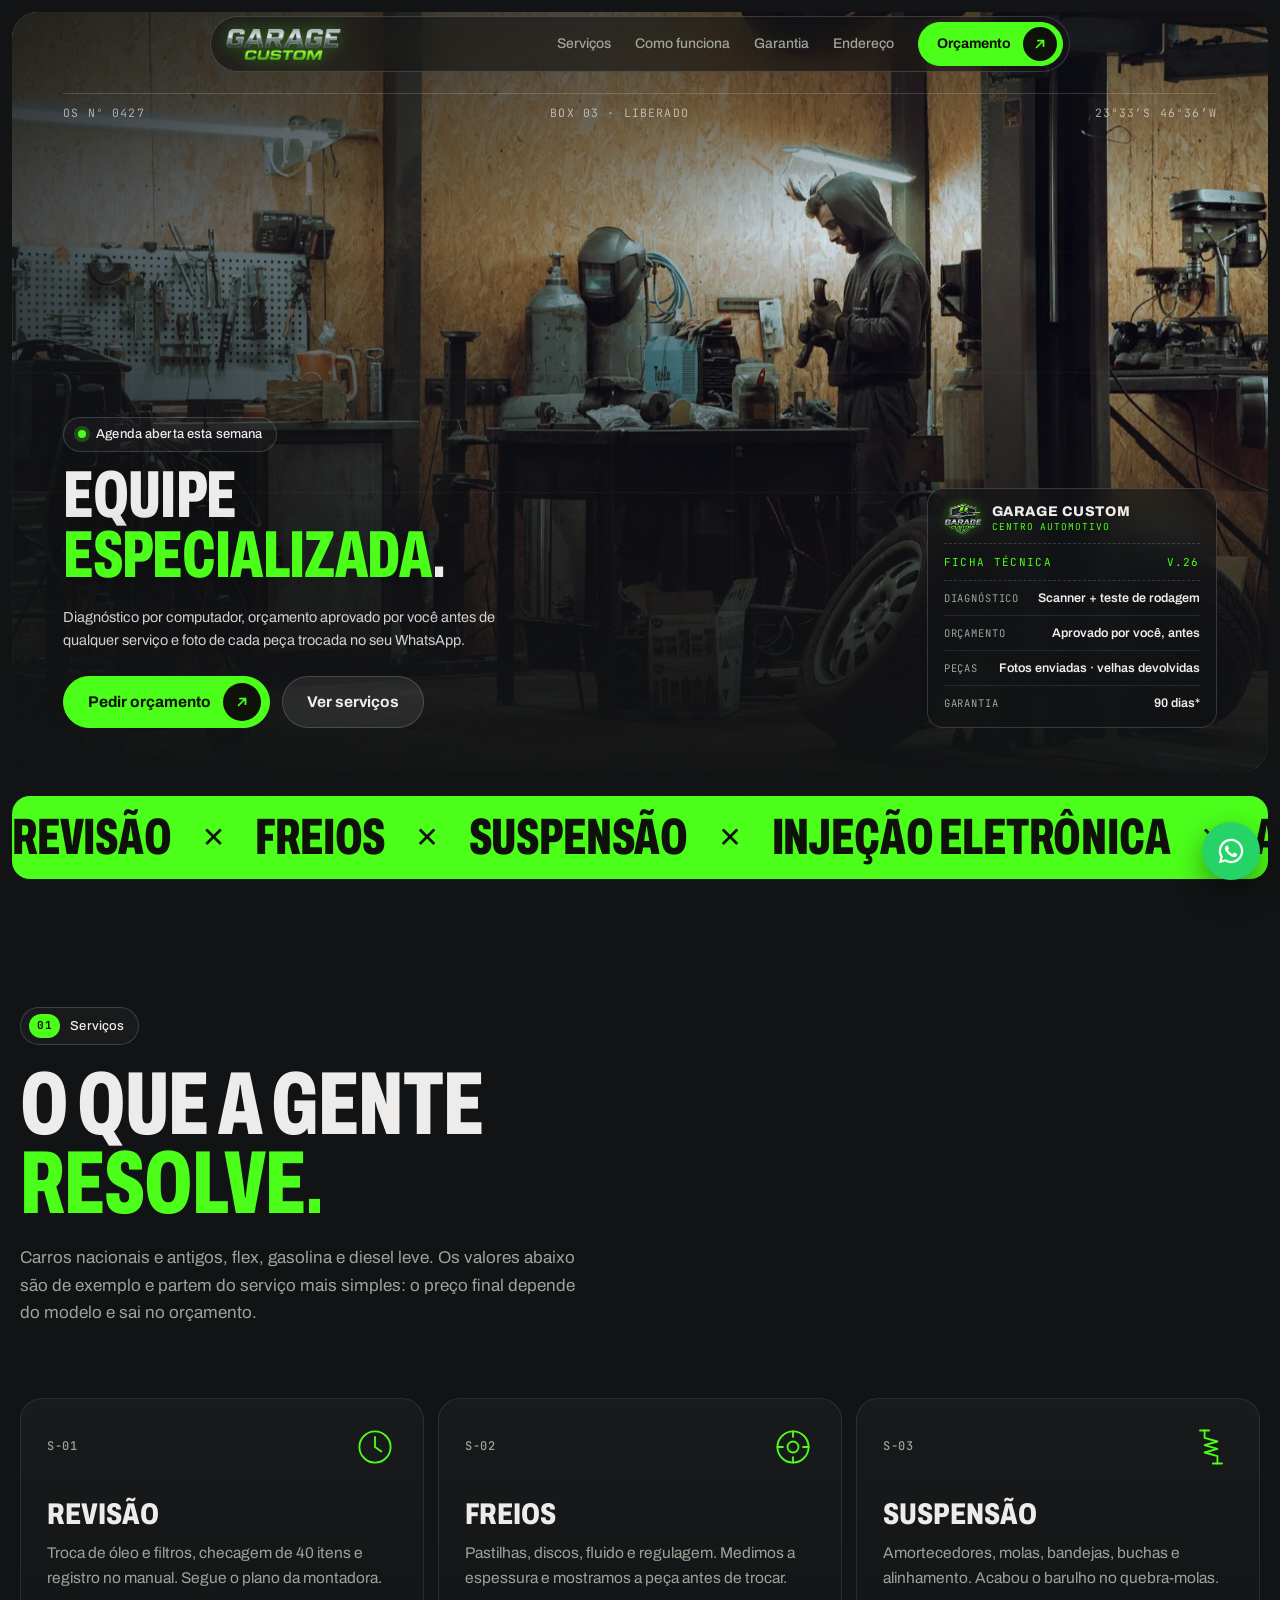
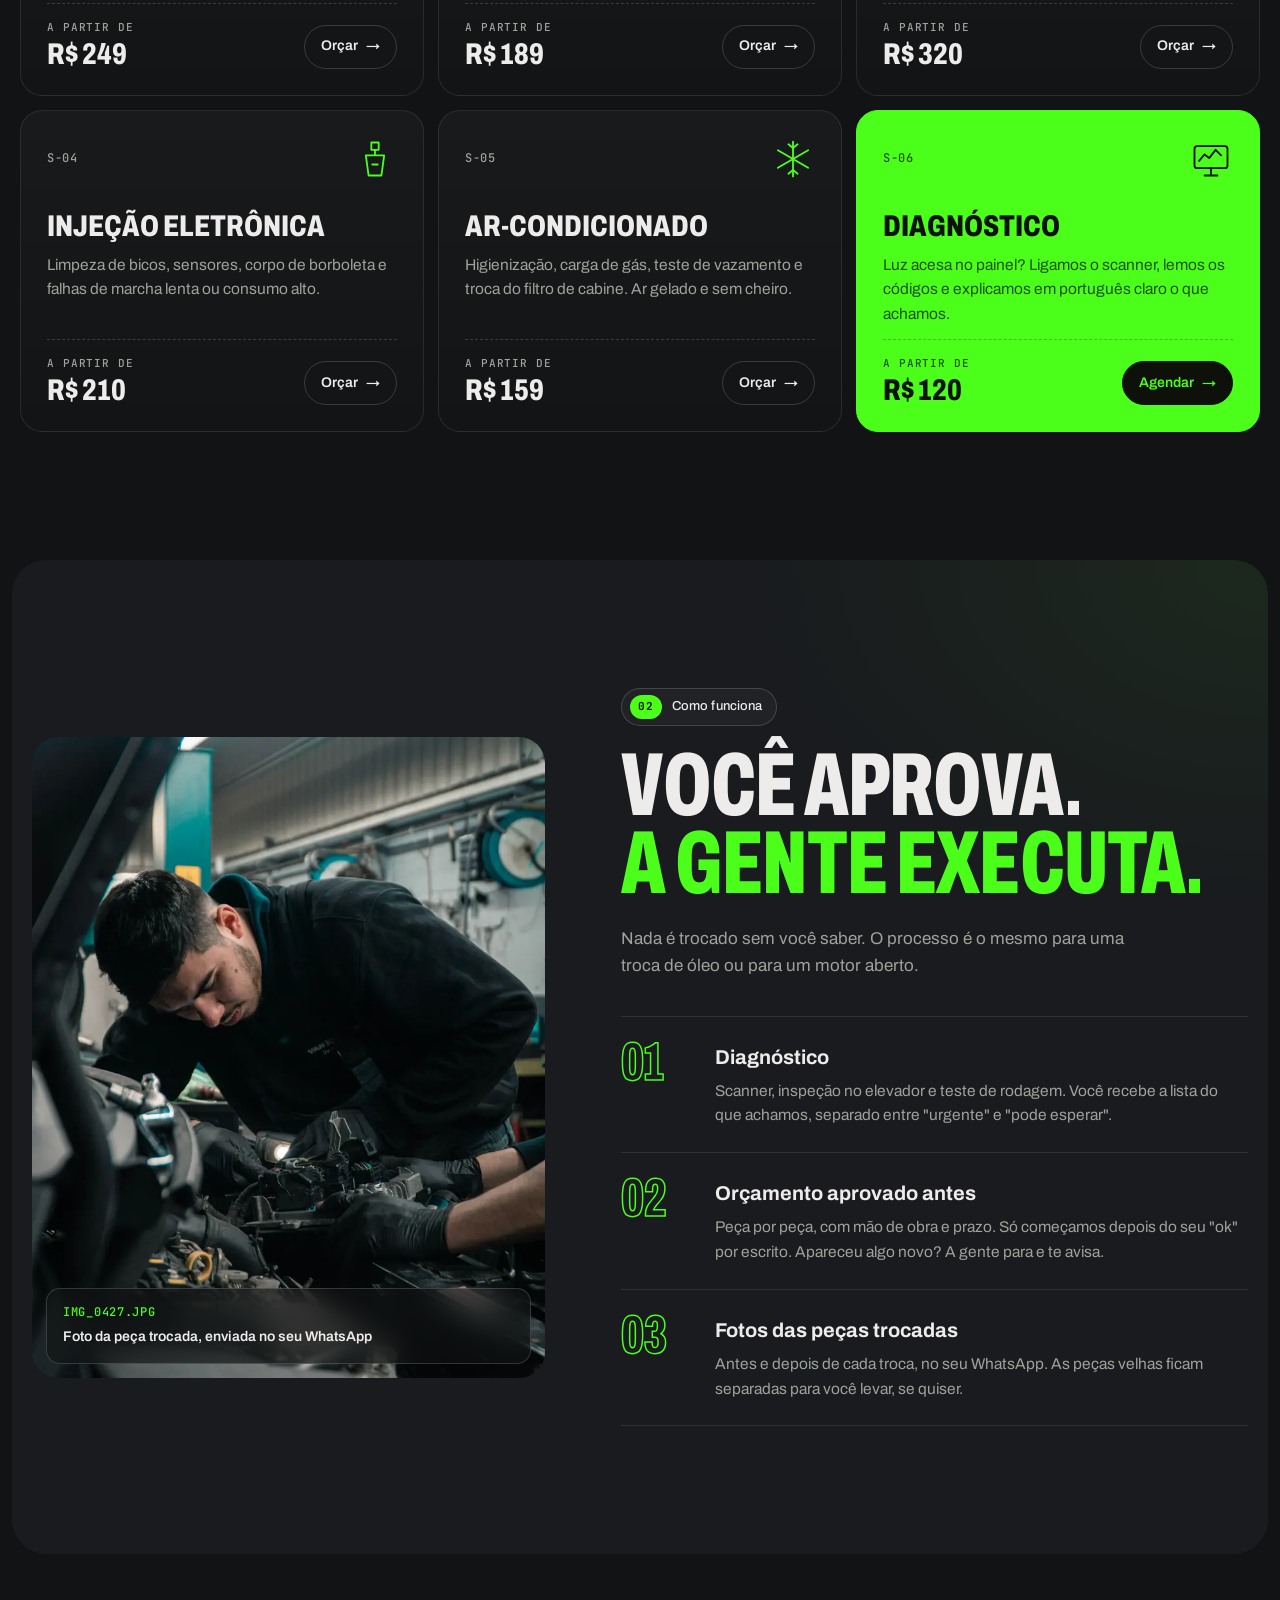
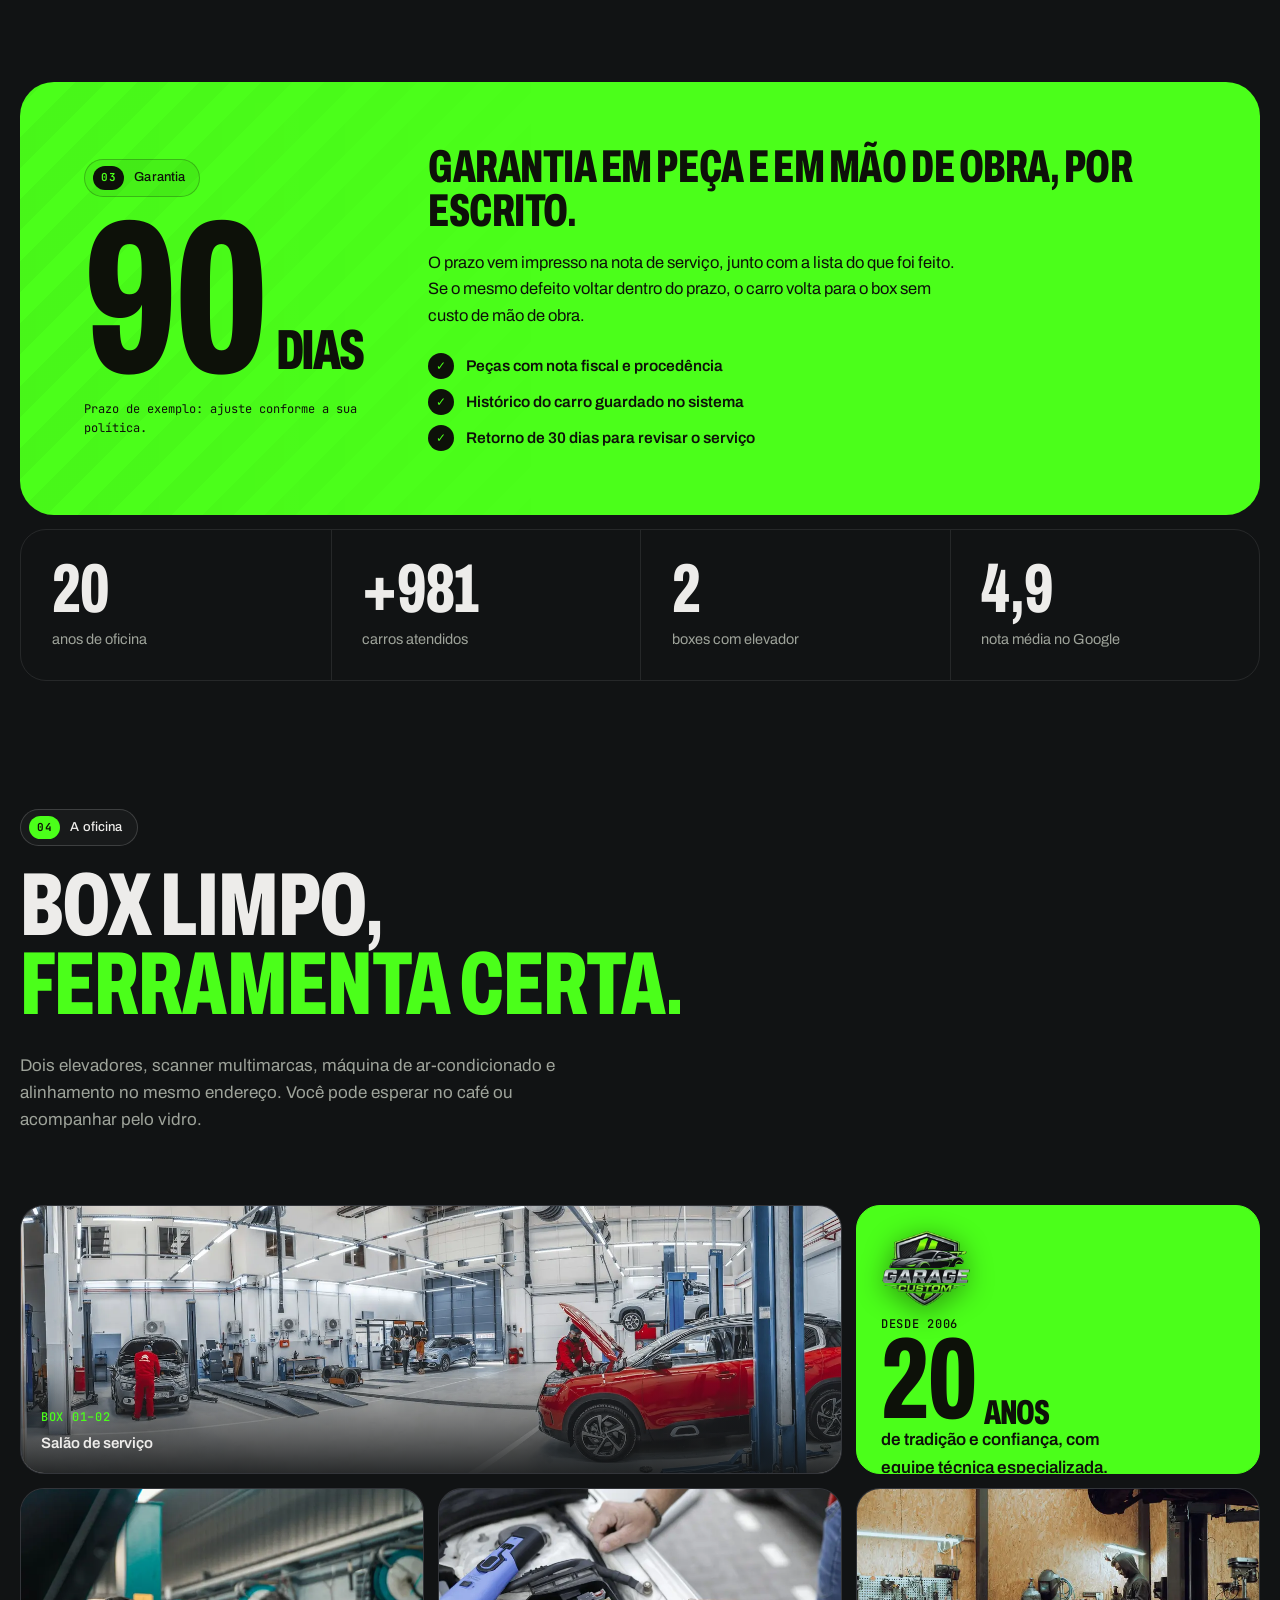
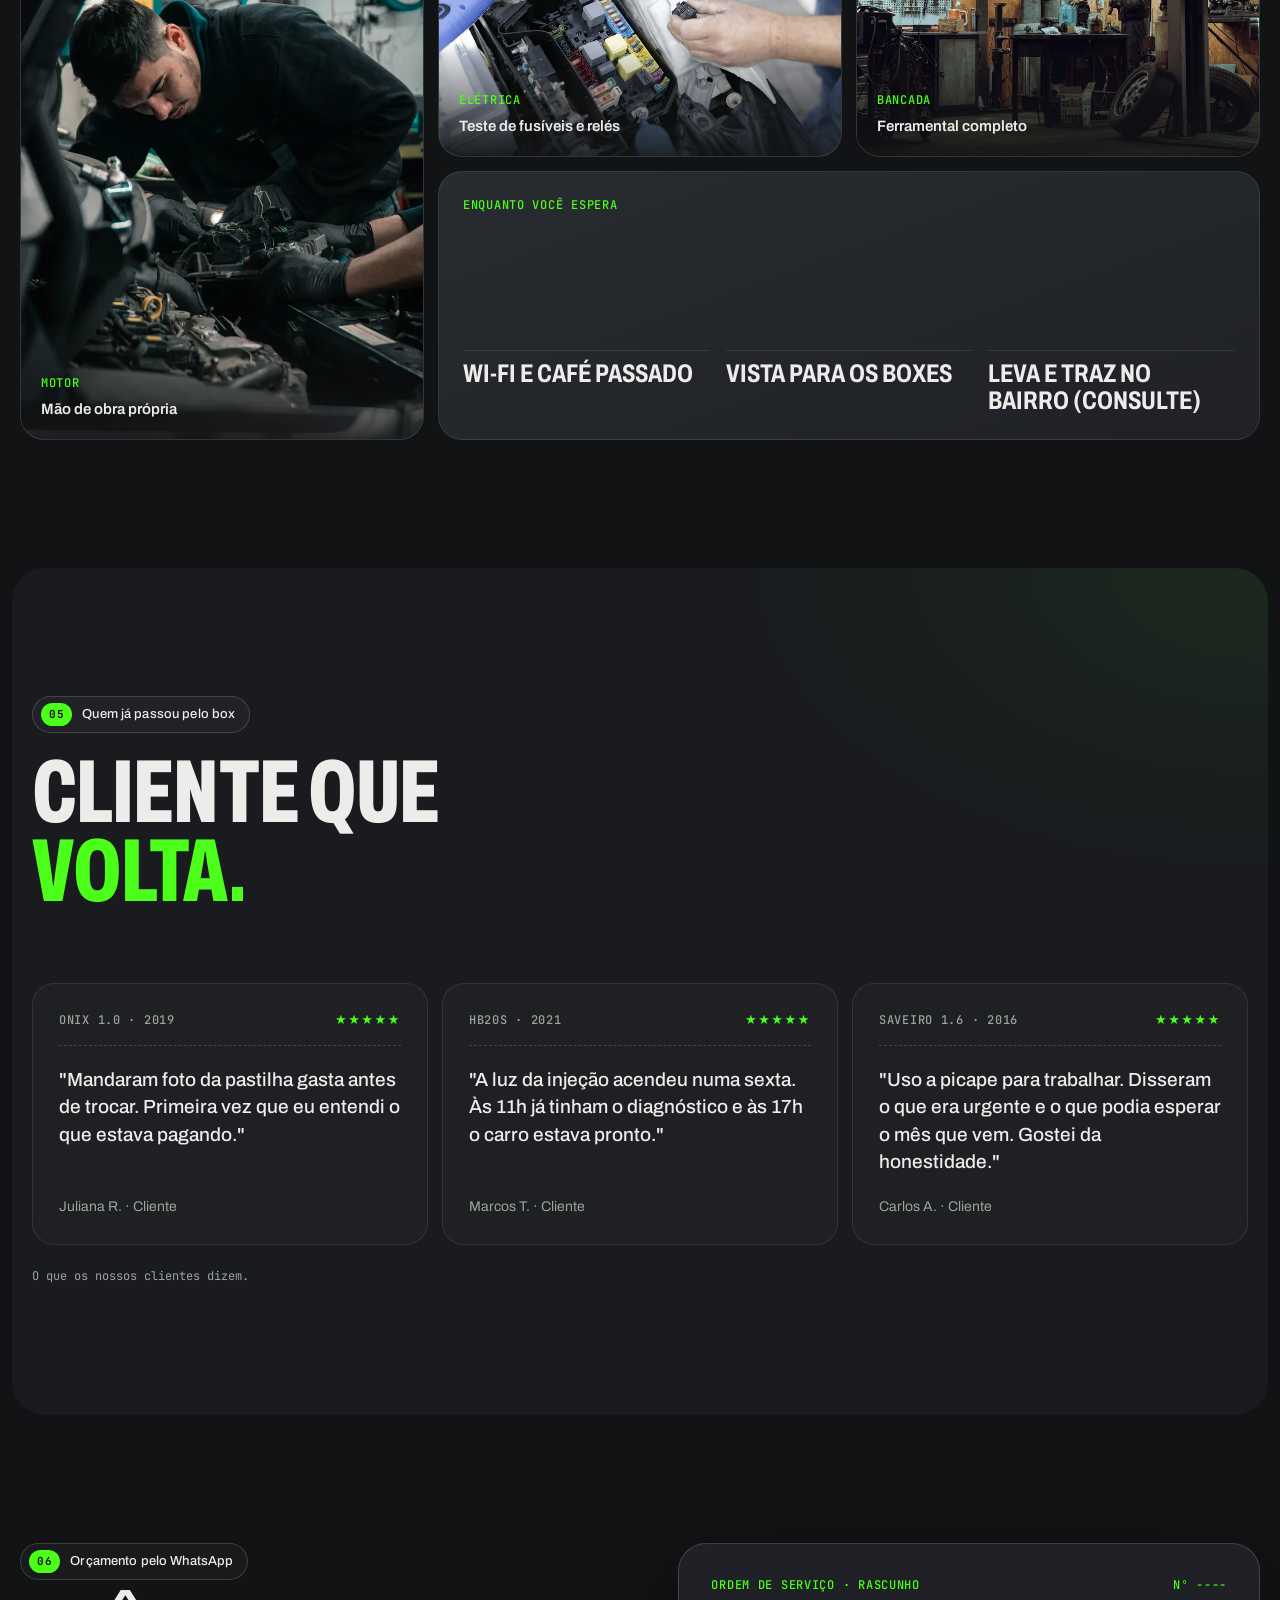
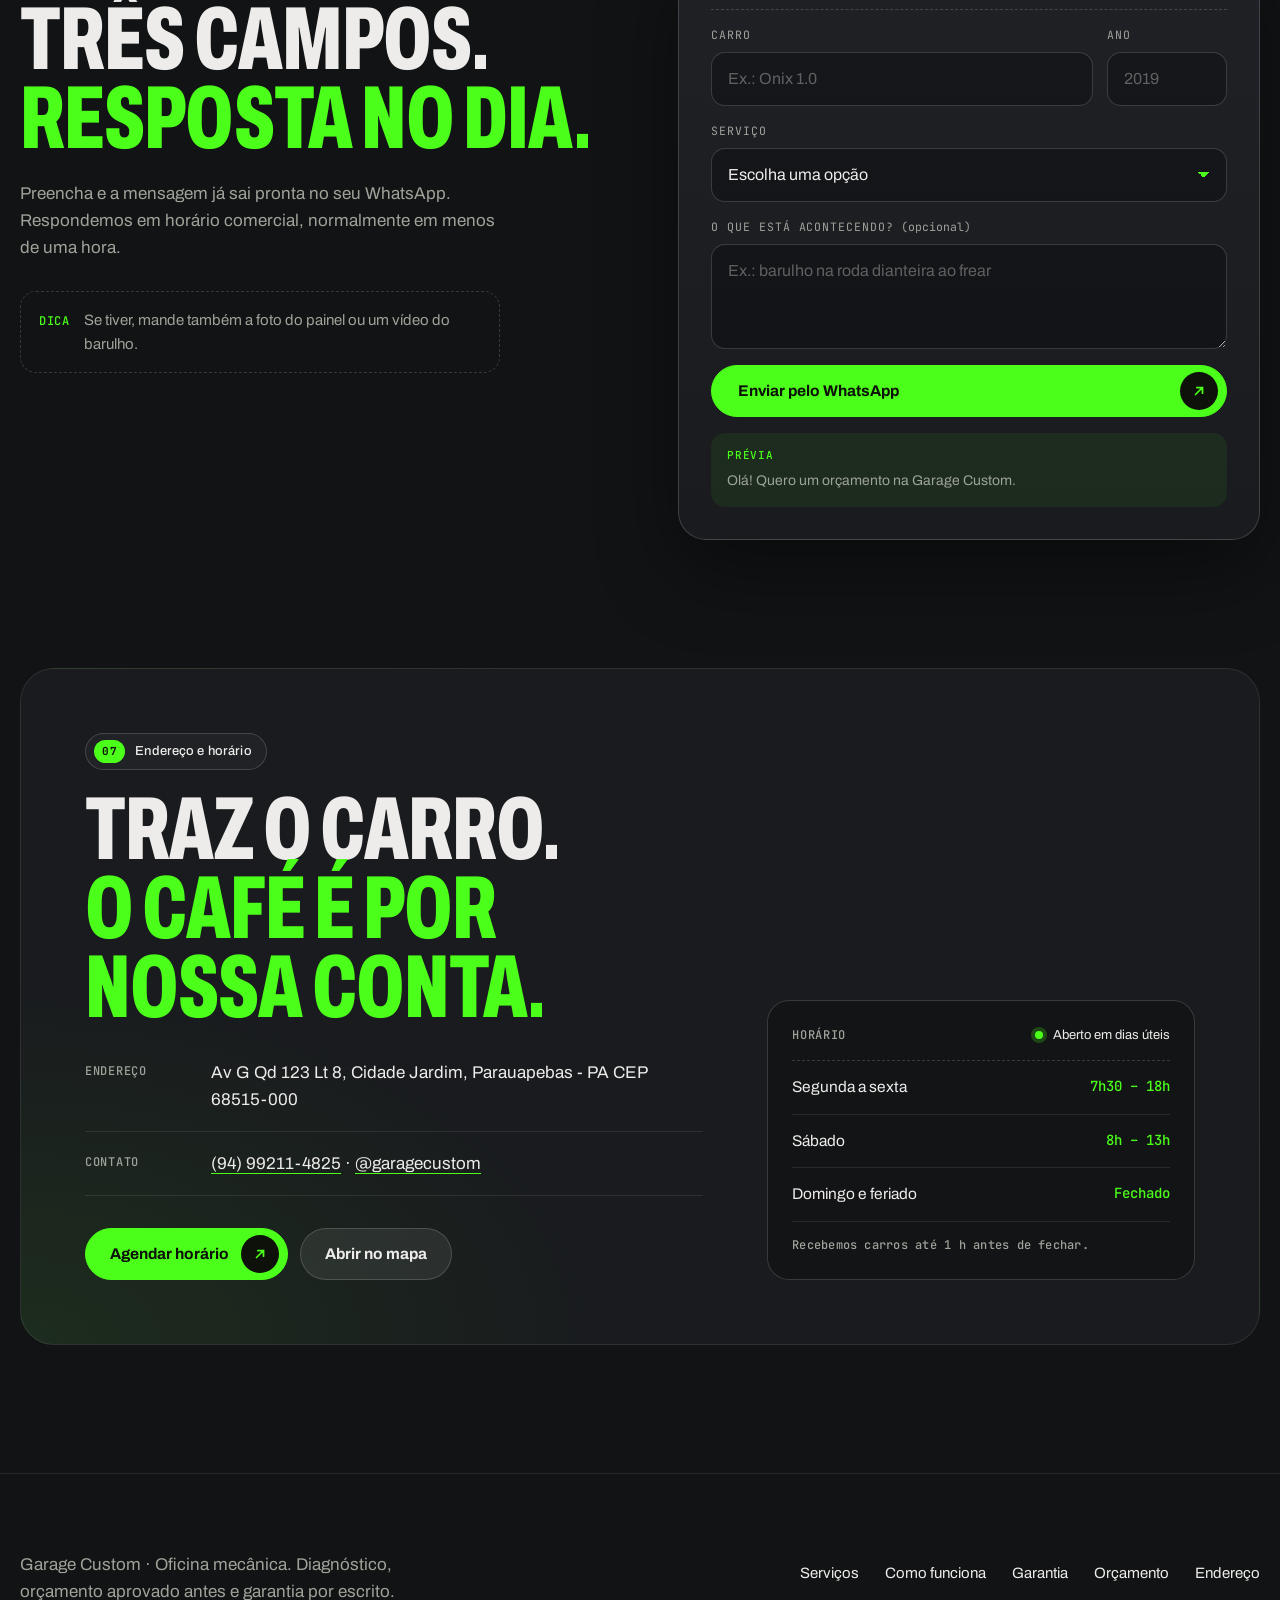
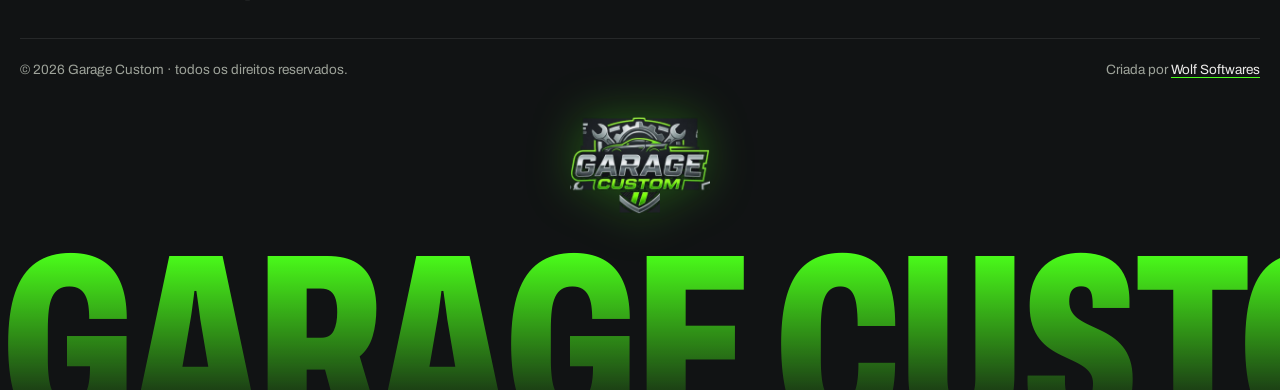
<file: index.html>
<!--
  Garage Custom · Oficina mecânica
  Adaptado do template UPW-TORQUE-M3E6 · © 2026 Upward Academy
-->
<!doctype html>
<html lang="pt-BR">

<head>
  <meta charset="utf-8">
  <meta name="viewport" content="width=device-width, initial-scale=1">
  <title>Garage Custom · Centro Automotivo</title>
  <meta name="description"
    content="Revisão, freios, suspensão, injeção eletrônica, ar-condicionado e diagnóstico computadorizado. Orçamento aprovado antes do serviço e fotos das peças trocadas.">
  <meta name="author" content="Garage Custom">
  <meta property="og:title" content="Garage Custom · Mecânica sem mistério">
  <meta property="og:description"
    content="Diagnóstico, orçamento aprovado antes e fotos das peças trocadas. Peça seu orçamento pelo WhatsApp.">
  <meta property="og:image" content="img/bancada.webp">
  <meta name="theme-color" content="#111314">

  <!-- Favicon Garage Custom -->
  <link rel="icon" type="image/png" href="img/favicon-gc.png">
  <link rel="apple-touch-icon" href="img/icon-192.png">

  <link rel="preconnect" href="https://fonts.googleapis.com">
  <link rel="preconnect" href="https://fonts.gstatic.com" crossorigin>
  <link
    href="https://fonts.googleapis.com/css2?family=Archivo:wdth,wght@62..125,300..900&family=JetBrains+Mono:wght@400;500;700&display=swap"
    rel="stylesheet">
  <link rel="stylesheet" href="css/estilo.css">
</head>

<body>

  <header class="topo" id="topo">
    <div class="topo__pilula">
      <a class="marca" href="#inicio" aria-label="Garage Custom, voltar ao início">
        <img class="marca__logo-img" src="img/logo-horizontal.png" alt="Garage Custom" width="170" height="44">
      </a>
      <nav class="menu" id="menu" aria-label="Principal">
        <a href="#servicos">Serviços</a>
        <a href="#como-funciona">Como funciona</a>
        <a href="#garantia">Garantia</a>
        <a href="#endereco">Endereço</a>
      </nav>
      <a class="botao botao--pequeno topo__cta" href="#orcamento">Orçamento <span class="botao__seta"
          aria-hidden="true"><svg viewBox="0 0 16 16">
            <path d="M4 12 12 4M5.5 4H12v6.5" />
          </svg></span></a>
      <button class="topo__abrir" id="abrir" aria-label="Abrir o menu" aria-expanded="false"
        aria-controls="menu"><span></span><span></span></button>
    </div>
  </header>

  <main>
    <!-- ============ HERO ============ -->
    <section class="hero" id="inicio">
      <div class="hero__quadro">
        <img class="hero__foto" src="img/bancada.webp" srcset="img/bancada-800.webp 800w, img/bancada.webp 1600w"
          sizes="100vw" width="1600" height="1067" fetchpriority="high"
          alt="Mecânico trabalhando na bancada de uma oficina com elevador automotivo, pneus e ferramentas na parede">
        <div class="hero__scrim" aria-hidden="true"></div>
        <div class="hero__grade-linhas" aria-hidden="true"></div>

        <div class="hero__topo-info surge" aria-hidden="true">
          <span>OS Nº 0427</span><span>BOX 03 · LIBERADO</span><span>23°33′S 46°36′W</span>
        </div>

        <div class="hero__grid">
          <div class="hero__conteudo">
            <p class="tag surge"><i class="tag__ponto"></i>Agenda aberta esta semana</p>
            <h1 class="hero__titulo surge">Equipe<br><span class="destaque">Especializada</span>.</span></h1>
            <div class="hero__rodape">
              <p class="hero__lead surge">Diagnóstico por computador, orçamento aprovado por você antes de qualquer
                serviço e foto de cada peça trocada no seu WhatsApp.</p>
              <div class="hero__acoes surge">
                <a class="botao" href="#orcamento">Pedir orçamento <span class="botao__seta" aria-hidden="true"><svg
                      viewBox="0 0 16 16">
                      <path d="M4 12 12 4M5.5 4H12v6.5" />
                    </svg></span></a>
                <a class="botao botao--vidro" href="#servicos">Ver serviços</a>
              </div>
            </div>
          </div>

          <aside class="ficha surge" aria-label="Como trabalhamos">
            <div class="ficha__marca">
              <img src="img/logo-escudo-carro.png" alt="Garage Custom" class="ficha__logo" width="46" height="42">
              <div>
                <span class="ficha__marca-nome">GARAGE CUSTOM</span>
                <span class="ficha__marca-sub">Centro Automotivo</span>
              </div>
            </div>
            <p class="ficha__cab"><span>Ficha técnica</span><span>v.26</span></p>
            <dl>
              <div>
                <dt>Diagnóstico</dt>
                <dd>Scanner + teste de rodagem</dd>
              </div>
              <div>
                <dt>Orçamento</dt>
                <dd>Aprovado por você, antes</dd>
              </div>
              <div>
                <dt>Peças</dt>
                <dd>Fotos enviadas · velhas devolvidas</dd>
              </div>
              <div>
                <dt>Garantia</dt>
                <dd>90 dias*</dd>
              </div>
            </dl>
          </aside>
        </div>
      </div>
    </section>

    <!-- ============ FAIXA ============ -->
    <div class="faixa" aria-hidden="true">
      <div class="faixa__trilho">
        <span>Revisão</span><b>✕</b><span>Freios</span><b>✕</b><span>Suspensão</span><b>✕</b><span>Injeção
          eletrônica</span><b>✕</b><span>Ar-condicionado</span><b>✕</b><span>Diagnóstico</span><b>✕</b>
        <span>Revisão</span><b>✕</b><span>Freios</span><b>✕</b><span>Suspensão</span><b>✕</b><span>Injeção
          eletrônica</span><b>✕</b><span>Ar-condicionado</span><b>✕</b><span>Diagnóstico</span><b>✕</b>
      </div>
    </div>

    <!-- ============ SERVIÇOS ============ -->
    <section class="secao" id="servicos">
      <div class="wrap">
        <div class="cabeca">
          <p class="tag"><span class="mono">01</span>Serviços</p>
          <h2 class="titulo-l">O que a gente<br><span class="destaque">resolve.</span></h2>
          <p class="cabeca__texto">Carros nacionais e antigos, flex, gasolina e diesel leve. Os valores abaixo são de
            exemplo e partem do serviço mais simples: o preço final depende do modelo e sai no orçamento.</p>
        </div>

        <div class="servicos">
          <article class="servico revela">
            <div class="servico__topo"><span class="mono">S-01</span><svg class="servico__icone" viewBox="0 0 48 48"
                aria-hidden="true">
                <circle cx="24" cy="24" r="17" />
                <path d="M24 13v11l7 5" />
              </svg></div>
            <h3>Revisão</h3>
            <p>Troca de óleo e filtros, checagem de 40 itens e registro no manual. Segue o plano da montadora.</p>
            <div class="servico__base"><span class="preco"><small>a partir de</small>R$ 249</span><a
                class="servico__link" href="#"
                data-whatsapp="Olá! Quero um orçamento na Garage Custom. Serviço: Revisão">Orçar <span
                  aria-hidden="true">→</span></a></div>
          </article>
          <article class="servico revela">
            <div class="servico__topo"><span class="mono">S-02</span><svg class="servico__icone" viewBox="0 0 48 48"
                aria-hidden="true">
                <circle cx="24" cy="24" r="17" />
                <circle cx="24" cy="24" r="6" />
                <path d="M24 7v6M24 35v6M7 24h6M35 24h6" />
              </svg></div>
            <h3>Freios</h3>
            <p>Pastilhas, discos, fluido e regulagem. Medimos a espessura e mostramos a peça antes de trocar.</p>
            <div class="servico__base"><span class="preco"><small>a partir de</small>R$ 189</span><a
                class="servico__link" href="#"
                data-whatsapp="Olá! Quero um orçamento na Garage Custom. Serviço: Freios">Orçar <span
                  aria-hidden="true">→</span></a></div>
          </article>
          <article class="servico revela">
            <div class="servico__topo"><span class="mono">S-03</span><svg class="servico__icone" viewBox="0 0 48 48"
                aria-hidden="true">
                <path d="M17 6v8l14 4-14 4 14 4-14 4 14 4v8" />
                <path d="M12 6h10M26 42h10" />
              </svg></div>
            <h3>Suspensão</h3>
            <p>Amortecedores, molas, bandejas, buchas e alinhamento. Acabou o barulho no quebra-molas.</p>
            <div class="servico__base"><span class="preco"><small>a partir de</small>R$ 320</span><a
                class="servico__link" href="#"
                data-whatsapp="Olá! Quero um orçamento na Garage Custom. Serviço: Suspensão">Orçar <span
                  aria-hidden="true">→</span></a></div>
          </article>
          <article class="servico revela">
            <div class="servico__topo"><span class="mono">S-04</span><svg class="servico__icone" viewBox="0 0 48 48"
                aria-hidden="true">
                <path d="M20 6h8v8h-8zM24 14v6M14 20h20l-3 22H17Z" />
                <path d="M21 30h6" />
              </svg></div>
            <h3>Injeção eletrônica</h3>
            <p>Limpeza de bicos, sensores, corpo de borboleta e falhas de marcha lenta ou consumo alto.</p>
            <div class="servico__base"><span class="preco"><small>a partir de</small>R$ 210</span><a
                class="servico__link" href="#"
                data-whatsapp="Olá! Quero um orçamento na Garage Custom. Serviço: Injeção eletrônica">Orçar <span
                  aria-hidden="true">→</span></a></div>
          </article>
          <article class="servico revela">
            <div class="servico__topo"><span class="mono">S-05</span><svg class="servico__icone" viewBox="0 0 48 48"
                aria-hidden="true">
                <path d="M24 5v38M7.5 14.5l33 19M7.5 33.5l33-19" />
                <path d="M19 8l5 4 5-4M19 40l5-4 5 4" />
              </svg></div>
            <h3>Ar-condicionado</h3>
            <p>Higienização, carga de gás, teste de vazamento e troca do filtro de cabine. Ar gelado e sem cheiro.</p>
            <div class="servico__base"><span class="preco"><small>a partir de</small>R$ 159</span><a
                class="servico__link" href="#"
                data-whatsapp="Olá! Quero um orçamento na Garage Custom. Serviço: Ar-condicionado">Orçar <span
                  aria-hidden="true">→</span></a></div>
          </article>
          <article class="servico servico--amarelo revela">
            <div class="servico__topo"><span class="mono">S-06</span><svg class="servico__icone" viewBox="0 0 48 48"
                aria-hidden="true">
                <rect x="6" y="10" width="36" height="24" rx="3" />
                <path d="M11 26l6-7 5 4 7-9 6 6M17 42h14M24 34v8" />
              </svg></div>
            <h3>Diagnóstico</h3>
            <p>Luz acesa no painel? Ligamos o scanner, lemos os códigos e explicamos em português claro o que achamos.
            </p>
            <div class="servico__base"><span class="preco"><small>a partir de</small>R$ 120</span><a
                class="servico__link" href="#"
                data-whatsapp="Olá! Quero agendar um diagnóstico na Garage Custom.">Agendar <span
                  aria-hidden="true">→</span></a></div>
          </article>
        </div>
      </div>
    </section>

    <!-- ============ COMO FUNCIONA ============ -->
    <section class="secao secao--chapa" id="como-funciona">
      <div class="wrap processo">
        <figure class="processo__foto revela">
          <img src="img/mecanico-800.webp" srcset="img/mecanico-800.webp 800w, img/mecanico.webp 1600w"
            sizes="(max-width: 900px) 92vw, 42vw" width="1600" height="2400" loading="lazy" decoding="async"
            alt="Mecânico de luvas inclinado sobre o motor aberto de um carro">
          <figcaption class="processo__legenda"><span class="mono">IMG_0427.JPG</span><span>Foto da peça trocada,
              enviada no seu WhatsApp</span></figcaption>
        </figure>
        <div class="processo__texto">
          <p class="tag"><span class="mono">02</span>Como funciona</p>
          <h2 class="titulo-l">Você aprova.<br><span class="destaque">A gente executa.</span></h2>
          <p class="processo__intro">Nada é trocado sem você saber. O processo é o mesmo para uma troca de óleo ou para
            um motor aberto.</p>
          <ol class="passos">
            <li class="passo revela">
              <span class="passo__num">01</span>
              <div>
                <h3>Diagnóstico</h3>
                <p>Scanner, inspeção no elevador e teste de rodagem. Você recebe a lista do que achamos, separado entre
                  "urgente" e "pode esperar".</p>
              </div>
            </li>
            <li class="passo revela">
              <span class="passo__num">02</span>
              <div>
                <h3>Orçamento aprovado antes</h3>
                <p>Peça por peça, com mão de obra e prazo. Só começamos depois do seu "ok" por escrito. Apareceu algo
                  novo? A gente para e te avisa.</p>
              </div>
            </li>
            <li class="passo revela">
              <span class="passo__num">03</span>
              <div>
                <h3>Fotos das peças trocadas</h3>
                <p>Antes e depois de cada troca, no seu WhatsApp. As peças velhas ficam separadas para você levar, se
                  quiser.</p>
              </div>
            </li>
          </ol>
        </div>
      </div>
    </section>

    <!-- ============ GARANTIA ============ -->
    <section class="secao" id="garantia">
      <div class="wrap">
        <div class="garantia revela">
          <div class="garantia__esq">
            <p class="tag tag--escura"><span class="mono">03</span>Garantia</p>
            <p class="garantia__numero"><span class="conta" data-ate="90">90</span><small>dias</small></p>
            <p class="garantia__nota">Prazo de exemplo: ajuste conforme a sua política.</p>
          </div>
          <div class="garantia__dir">
            <h2 class="titulo-m">Garantia em peça e em mão de obra, por escrito.</h2>
            <p>O prazo vem impresso na nota de serviço, junto com a lista do que foi feito. Se o mesmo defeito voltar
              dentro do prazo, o carro volta para o box sem custo de mão de obra.</p>
            <ul class="garantia__itens">
              <li><span class="mono">✓</span>Peças com nota fiscal e procedência</li>
              <li><span class="mono">✓</span>Histórico do carro guardado no sistema</li>
              <li><span class="mono">✓</span>Retorno de 30 dias para revisar o serviço</li>
            </ul>
          </div>
        </div>

        <ul class="numeros">
          <li class="revela"><strong><span class="conta" data-ate="20">20</span></strong><span>anos de oficina</span>
          </li>
          <li class="revela"><strong>+<span class="conta" data-ate="1000">1.000</span></strong><span>carros
              atendidos</span></li>
          <li class="revela"><strong>2</strong><span>boxes com elevador</span></li>
          <li class="revela"><strong>4,9</strong><span>nota média no Google</span></li>
        </ul>
      </div>
    </section>

    <!-- ============ BENTO DE FOTOS ============ -->
    <section class="secao secao--sem-topo" aria-label="A oficina por dentro">
      <div class="wrap">
        <div class="cabeca cabeca--lado">
          <div>
            <p class="tag"><span class="mono">04</span>A oficina</p>
            <h2 class="titulo-l">Box limpo,<br><span class="destaque">ferramenta certa.</span></h2>
          </div>
          <p class="cabeca__texto">Dois elevadores, scanner multimarcas, máquina de ar-condicionado e alinhamento no
            mesmo endereço. Você pode esperar no café ou acompanhar pelo vidro.</p>
        </div>
        <div class="bento">
          <figure class="bento__item bento__item--largo revela">
            <img src="img/oficina-800.webp" srcset="img/oficina-800.webp 800w, img/oficina.webp 1600w"
              sizes="(max-width: 760px) 92vw, 64vw" width="1600" height="807" loading="lazy" decoding="async"
              alt="Salão da oficina com elevadores e carro de capô aberto">
            <figcaption><span class="mono">BOX 01–02</span>Salão de serviço</figcaption>
          </figure>
          <div class="bento__item bento__item--amarelo revela">
            <img src="img/logo-escudo-carro.png" alt="Escudo Garage Custom" class="bento__selo-logo" width="90"
              height="77">
            <span class="mono">Desde 2006</span>
            <p class="bento__grande">20<small>anos</small></p>
            <p>de tradição e confiança, com equipe técnica especializada.</p>
          </div>
          <figure class="bento__item bento__item--alto revela">
            <img src="img/mecanico-800.webp" srcset="img/mecanico-800.webp 800w, img/mecanico.webp 1600w"
              sizes="(max-width: 760px) 92vw, 32vw" width="800" height="1200" loading="lazy" decoding="async"
              alt="Mecânico trabalhando no motor com lanterna de cabeça">
            <figcaption><span class="mono">MOTOR</span>Mão de obra própria</figcaption>
          </figure>
          <figure class="bento__item revela">
            <img src="img/diagnostico-800.webp" srcset="img/diagnostico-800.webp 800w, img/diagnostico.webp 1600w"
              sizes="(max-width: 760px) 92vw, 32vw" width="1600" height="1066" loading="lazy" decoding="async"
              alt="Mãos testando a caixa de fusíveis e relés de um carro">
            <figcaption><span class="mono">ELÉTRICA</span>Teste de fusíveis e relés</figcaption>
          </figure>
          <figure class="bento__item revela">
            <img src="img/bancada-800.webp" srcset="img/bancada-800.webp 800w, img/bancada.webp 1600w"
              sizes="(max-width: 760px) 92vw, 32vw" width="1600" height="1067" loading="lazy" decoding="async"
              alt="Bancada de ferramentas da oficina com painel perfurado e elevador ao lado">
            <figcaption><span class="mono">BANCADA</span>Ferramental completo</figcaption>
          </figure>
          <div class="bento__item bento__item--chapa revela">
            <span class="mono">Enquanto você espera</span>
            <ul class="bento__lista">
              <li>Wi-Fi e café passado</li>
              <li>Vista para os boxes</li>
              <li>Leva e traz no bairro (consulte)</li>
            </ul>
          </div>
        </div>
      </div>
    </section>

    <!-- ============ DEPOIMENTOS ============ -->
    <section class="secao secao--chapa" id="depoimentos">
      <div class="wrap">
        <div class="cabeca">
          <p class="tag"><span class="mono">05</span>Quem já passou pelo box</p>
          <h2 class="titulo-l">Cliente que<br><span class="destaque">volta.</span></h2>
        </div>
        <div class="depoimentos">
          <blockquote class="depo revela">
            <p class="depo__carro"><span class="mono">ONIX 1.0 · 2019</span><span class="estrelas"
                aria-label="5 de 5">★★★★★</span></p>
            <p class="depo__texto">"Mandaram foto da pastilha gasta antes de trocar. Primeira vez que eu entendi o que
              estava pagando."</p>
            <footer>Juliana R. · Cliente</footer>
          </blockquote>
          <blockquote class="depo revela">
            <p class="depo__carro"><span class="mono">HB20S · 2021</span><span class="estrelas"
                aria-label="5 de 5">★★★★★</span></p>
            <p class="depo__texto">"A luz da injeção acendeu numa sexta. Às 11h já tinham o diagnóstico e às 17h o carro
              estava pronto."</p>
            <footer>Marcos T. · Cliente</footer>
          </blockquote>
          <blockquote class="depo revela">
            <p class="depo__carro"><span class="mono">SAVEIRO 1.6 · 2016</span><span class="estrelas"
                aria-label="5 de 5">★★★★★</span></p>
            <p class="depo__texto">"Uso a picape para trabalhar. Disseram o que era urgente e o que podia esperar o mês
              que vem. Gostei da honestidade."</p>
            <footer>Carlos A. · Cliente</footer>
          </blockquote>
        </div>
        <p class="nota-exemplo">O que os nossos clientes dizem.</p>
      </div>
    </section>

    <!-- ============ ORÇAMENTO ============ -->
    <section class="secao" id="orcamento">
      <div class="wrap orcamento">
        <div class="orcamento__texto">
          <p class="tag"><span class="mono">06</span>Orçamento pelo WhatsApp</p>
          <h2 class="titulo-l">Três campos.<br><span class="destaque">Resposta no dia.</span></h2>
          <p>Preencha e a mensagem já sai pronta no seu WhatsApp. Respondemos em horário comercial, normalmente em menos
            de uma hora.</p>
          <ul class="orcamento__dicas">
            <li><span class="mono">DICA</span>Se tiver, mande também a foto do painel ou um vídeo do barulho.</li>
          </ul>
        </div>

        <form class="form revela" id="form-orcamento" novalidate>
          <p class="form__cab"><span class="mono">ORDEM DE SERVIÇO · RASCUNHO</span><span class="mono">Nº ----</span>
          </p>
          <div class="form__linha">
            <label class="campo">
              <span>Carro</span>
              <input type="text" name="carro" placeholder="Ex.: Onix 1.0" autocomplete="off" required>
            </label>
            <label class="campo campo--curto">
              <span>Ano</span>
              <input type="text" name="ano" inputmode="numeric" maxlength="4" placeholder="2019" required>
            </label>
          </div>
          <label class="campo">
            <span>Serviço</span>
            <select name="servico" required>
              <option value="">Escolha uma opção</option>
              <option>Revisão</option>
              <option>Freios</option>
              <option>Suspensão</option>
              <option>Injeção eletrônica</option>
              <option>Ar-condicionado</option>
              <option>Diagnóstico (luz no painel, barulho, falha)</option>
              <option>Outro</option>
            </select>
          </label>
          <label class="campo">
            <span>O que está acontecendo? <em>(opcional)</em></span>
            <textarea name="detalhe" rows="3" placeholder="Ex.: barulho na roda dianteira ao frear"></textarea>
          </label>
          <p class="form__erro" id="form-erro" role="alert" hidden>Preencha carro, ano e serviço para montar a mensagem.
          </p>
          <button class="botao botao--largo" type="submit">Enviar pelo WhatsApp <span class="botao__seta"
              aria-hidden="true"><svg viewBox="0 0 16 16">
                <path d="M4 12 12 4M5.5 4H12v6.5" />
              </svg></span></button>
          <p class="form__previa" aria-live="polite"><span class="mono">PRÉVIA</span><span id="previa">Olá! Quero um
              orçamento na Garage Custom.</span></p>
        </form>
      </div>
    </section>

    <!-- ============ ENDEREÇO ============ -->
    <section class="secao secao--sem-topo" id="endereco">
      <div class="wrap">
        <div class="endereco revela">
          <div class="endereco__texto">
            <p class="tag"><span class="mono">07</span>Endereço e horário</p>
            <h2 class="titulo-l">Traz o carro.<br><span class="destaque">O café é por nossa conta.</span></h2>
            <dl class="dados">
              <div>
                <dt class="mono">Endereço</dt>
                <dd data-info="endereco">Av G Qd 123 Lt 8, Cidade Jardim,
                  Parauapebas - PA
                  CEP 68515-000</dd>
              </div>
              <div>
                <dt class="mono">Contato</dt>
                <dd><a href="#" data-whatsapp="Olá! Tenho uma dúvida sobre a Garage Custom." data-info="telefone">(94)
                    99211-4825</a> · <a href="https://instagram.com/" target="_blank" rel="noopener">@garagecustom</a>
                </dd>
              </div>
            </dl>
            <div class="hero__acoes">
              <a class="botao" href="#" data-whatsapp="Olá! Quero agendar um horário na Garage Custom.">Agendar horário
                <span class="botao__seta" aria-hidden="true"><svg viewBox="0 0 16 16">
                    <path d="M4 12 12 4M5.5 4H12v6.5" />
                  </svg></span></a>
              <a class="botao botao--vidro" href="https://maps.google.com/" target="_blank" rel="noopener">Abrir no
                mapa</a>
            </div>
          </div>
          <div class="horario">
            <p class="horario__cab"><span class="mono">Horário</span><span class="horario__status"><i
                  class="tag__ponto"></i>Aberto em dias úteis</span></p>
            <ul>
              <li><span>Segunda a sexta</span><b>7h30 – 18h</b></li>
              <li><span>Sábado</span><b>8h – 13h</b></li>
              <li><span>Domingo e feriado</span><b>Fechado</b></li>
            </ul>
            <p class="horario__nota mono">Recebemos carros até 1 h antes de fechar.</p>
          </div>
        </div>
      </div>
    </section>
  </main>

  <footer class="rodape">
    <div class="wrap rodape__grade">
      <p class="rodape__frase">Garage Custom · Oficina mecânica. Diagnóstico, orçamento aprovado antes e garantia por
        escrito.</p>
      <nav class="rodape__links" aria-label="Rodapé">
        <a href="#servicos">Serviços</a><a href="#como-funciona">Como funciona</a><a href="#garantia">Garantia</a><a
          href="#orcamento">Orçamento</a><a href="#endereco">Endereço</a>
      </nav>
    </div>
    <div class="wrap rodape__base">
      <span>© <span id="ano">2026</span> Garage Custom · todos os direitos reservados.</span>
      <span>Criada por <a href="https://github.com/antoniocruz-dev" target="_blank" rel="noopener">Wolf
          Softwares</a></span>
    </div>
    <div class="rodape__emblema-centro">
      <img src="img/logo-emblema.png" alt="Garage Custom Emblema" class="rodape__emblema-img" width="160" height="111">
    </div>
    <p class="rodape__marca" aria-hidden="true">GARAGE CUSTOM</p>
  </footer>

  <!-- WhatsApp flutuante -->
  <a class="zap-flutuante" href="#" data-whatsapp="Olá! Quero um orçamento na Garage Custom."
    aria-label="Falar no WhatsApp">
    <svg viewBox="0 0 32 32" aria-hidden="true">
      <path
        d="M16 3a13 13 0 0 0-11.2 19.6L3 29l6.6-1.7A13 13 0 1 0 16 3Zm0 23.6a10.6 10.6 0 0 1-5.4-1.5l-.4-.2-3.9 1 1-3.8-.2-.4A10.6 10.6 0 1 1 16 26.6Zm5.8-7.9c-.3-.2-1.9-.9-2.2-1s-.5-.2-.7.2-.8 1-1 1.2-.4.2-.7 0a8.7 8.7 0 0 1-4.3-3.8c-.3-.6.3-.5.9-1.7a.6.6 0 0 0 0-.5l-1-2.4c-.3-.6-.5-.5-.7-.5h-.6a1.2 1.2 0 0 0-.9.4 3.6 3.6 0 0 0-1.1 2.7 6.3 6.3 0 0 0 1.3 3.3 14.4 14.4 0 0 0 5.5 4.9c2 .9 2.8 1 3.9.8a3.3 3.3 0 0 0 2.1-1.5 2.7 2.7 0 0 0 .2-1.5c-.1-.2-.3-.3-.7-.4Z" />
    </svg>
  </a>

  <script src="js/main.js"></script>
</body>

</html>
</file>
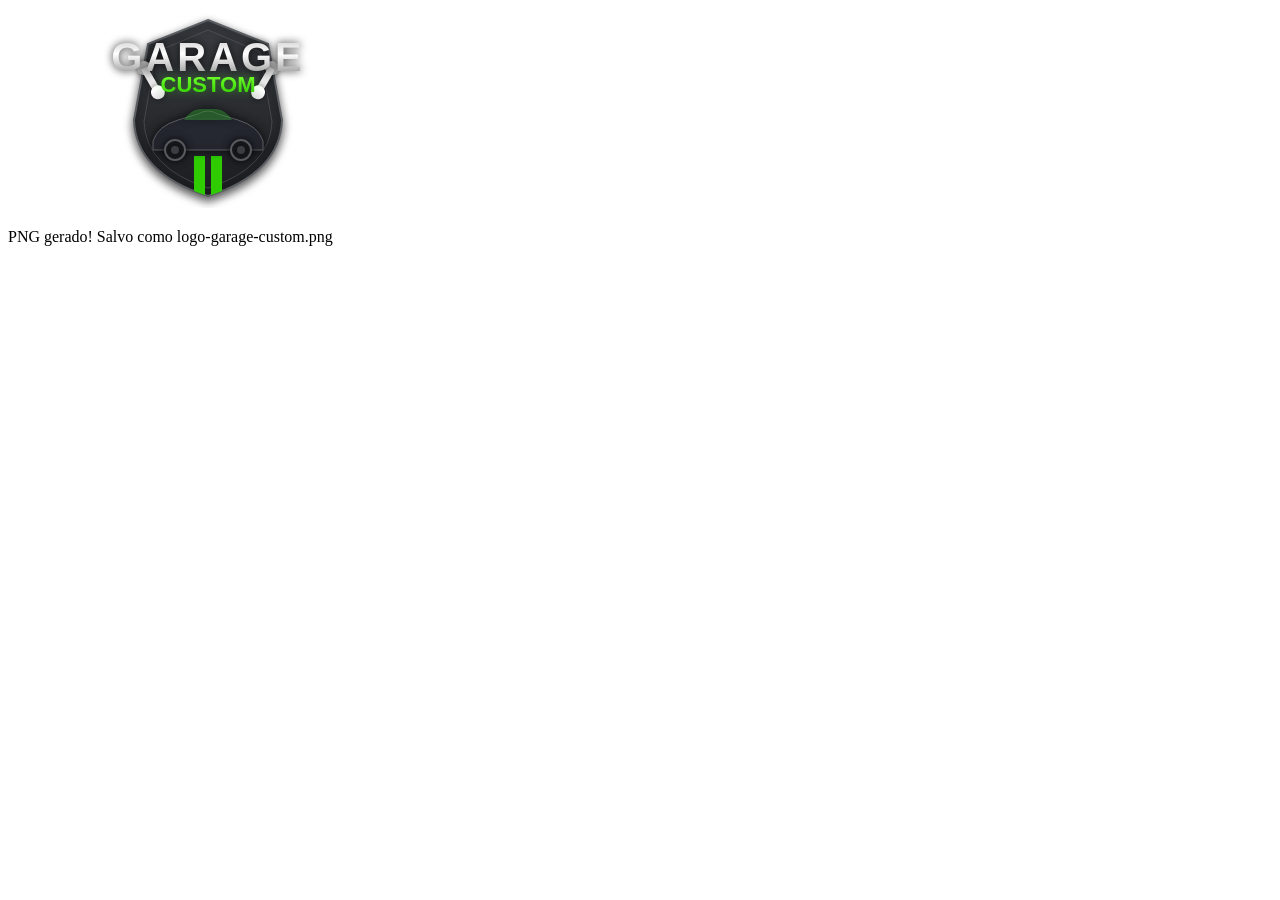
<file: img/gerar-logo.html>
<!doctype html>
<html>
<head><title>Gerar Logo PNG</title></head>
<body>
<canvas id="c" width="400" height="200"></canvas>
<script>
const c = document.getElementById('c');
const ctx = c.getContext('2d');

// Background transparente
ctx.clearRect(0, 0, 400, 200);

// --- Gradients ---
const shieldGrad = ctx.createLinearGradient(200, 10, 200, 190);
shieldGrad.addColorStop(0, '#3a3d42');
shieldGrad.addColorStop(1, '#1a1c1f');

const silverGrad = ctx.createLinearGradient(0, 0, 0, 60);
silverGrad.addColorStop(0, '#c8c8c8');
silverGrad.addColorStop(0.4, '#ffffff');
silverGrad.addColorStop(1, '#888888');

const greenGrad = ctx.createLinearGradient(0, 0, 0, 30);
greenGrad.addColorStop(0, '#6fff2a');
greenGrad.addColorStop(1, '#2ecc00');

// --- Shield ---
ctx.save();
ctx.shadowColor = 'rgba(0,0,0,0.7)';
ctx.shadowBlur = 10;
ctx.shadowOffsetY = 4;

ctx.beginPath();
ctx.moveTo(200, 12);
ctx.lineTo(260, 36);
ctx.lineTo(274, 112);
ctx.quadraticCurveTo(272, 165, 200, 188);
ctx.quadraticCurveTo(128, 165, 126, 112);
ctx.lineTo(140, 36);
ctx.closePath();
ctx.fillStyle = shieldGrad;
ctx.fill();
ctx.strokeStyle = '#5a5d62';
ctx.lineWidth = 2;
ctx.stroke();
ctx.restore();

// Shield inner glow border
ctx.save();
ctx.beginPath();
ctx.moveTo(200, 22);
ctx.lineTo(252, 44);
ctx.lineTo(264, 114);
ctx.quadraticCurveTo(262, 160, 200, 180);
ctx.quadraticCurveTo(138, 160, 136, 114);
ctx.lineTo(148, 44);
ctx.closePath();
ctx.strokeStyle = 'rgba(90,93,98,0.6)';
ctx.lineWidth = 1;
ctx.stroke();
ctx.restore();

// Green stripes (clipped to shield)
ctx.save();
ctx.beginPath();
ctx.moveTo(200, 12);
ctx.lineTo(260, 36);
ctx.lineTo(274, 112);
ctx.quadraticCurveTo(272, 165, 200, 188);
ctx.quadraticCurveTo(128, 165, 126, 112);
ctx.lineTo(140, 36);
ctx.closePath();
ctx.clip();

ctx.fillStyle = greenGrad;
ctx.fillRect(186, 148, 11, 46);
ctx.fillRect(203, 148, 11, 46);
ctx.restore();

// --- Wrench left ---
ctx.save();
ctx.translate(136, 60);
ctx.rotate(-0.52);
ctx.shadowColor = 'rgba(0,0,0,0.6)';
ctx.shadowBlur = 6;
ctx.fillStyle = silverGrad;
ctx.beginPath(); ctx.arc(0, 0, 7, 0, Math.PI*2); ctx.fill();
ctx.fillRect(-3.5, 0, 7, 28);
ctx.beginPath(); ctx.arc(0, 28, 7, 0, Math.PI*2); ctx.fill();
ctx.restore();

// --- Wrench right ---
ctx.save();
ctx.translate(264, 60);
ctx.rotate(0.52);
ctx.shadowColor = 'rgba(0,0,0,0.6)';
ctx.shadowBlur = 6;
const sg2 = ctx.createLinearGradient(0, 0, 0, 60);
sg2.addColorStop(0, '#c8c8c8');
sg2.addColorStop(0.4, '#ffffff');
sg2.addColorStop(1, '#888888');
ctx.fillStyle = sg2;
ctx.beginPath(); ctx.arc(0, 0, 7, 0, Math.PI*2); ctx.fill();
ctx.fillRect(-3.5, 0, 7, 28);
ctx.beginPath(); ctx.arc(0, 28, 7, 0, Math.PI*2); ctx.fill();
ctx.restore();

// --- Car silhouette ---
ctx.save();
ctx.translate(200, 128);
ctx.shadowColor = 'rgba(0,0,0,0.7)';
ctx.shadowBlur = 8;

// Body
ctx.beginPath();
ctx.moveTo(-55, 5);
ctx.quadraticCurveTo(-50, -10, -30, -16);
ctx.lineTo(-10, -22);
ctx.quadraticCurveTo(0, -28, 10, -22);
ctx.lineTo(30, -16);
ctx.quadraticCurveTo(50, -10, 55, 5);
ctx.lineTo(55, 14);
ctx.lineTo(-55, 14);
ctx.closePath();
ctx.fillStyle = '#252830';
ctx.fill();
ctx.strokeStyle = '#5a5d62';
ctx.lineWidth = 1;
ctx.stroke();

// Windshield (green tint)
ctx.beginPath();
ctx.moveTo(-24, -16);
ctx.quadraticCurveTo(-18, -26, -8, -27);
ctx.lineTo(8, -27);
ctx.quadraticCurveTo(18, -26, 24, -16);
ctx.closePath();
ctx.fillStyle = 'rgba(60,180,60,0.4)';
ctx.fill();

// Wheels
[-33, 33].forEach(x => {
  ctx.beginPath(); ctx.arc(x, 14, 10, 0, Math.PI*2);
  ctx.fillStyle = '#1a1c1f'; ctx.fill();
  ctx.strokeStyle = '#5a5d62'; ctx.lineWidth = 2; ctx.stroke();
  ctx.beginPath(); ctx.arc(x, 14, 4, 0, Math.PI*2);
  ctx.fillStyle = '#3a3d42'; ctx.fill();
});
ctx.restore();

// --- GARAGE text ---
ctx.save();
ctx.font = '900 40px "Arial Black", Impact, sans-serif';
ctx.textAlign = 'center';
ctx.textBaseline = 'middle';
const sg3 = ctx.createLinearGradient(200, 30, 200, 70);
sg3.addColorStop(0, '#d0d0d0');
sg3.addColorStop(0.4, '#ffffff');
sg3.addColorStop(1, '#8a8a8a');
ctx.shadowColor = 'rgba(0,0,0,0.8)';
ctx.shadowBlur = 8;
ctx.fillStyle = sg3;
ctx.letterSpacing = '3px';
ctx.fillText('GARAGE', 200, 52);
ctx.restore();

// --- CUSTOM text (green) ---
ctx.save();
ctx.font = '900 22px "Arial Black", Impact, sans-serif';
ctx.textAlign = 'center';
ctx.textBaseline = 'middle';
const gg2 = ctx.createLinearGradient(200, 68, 200, 88);
gg2.addColorStop(0, '#6fff2a');
gg2.addColorStop(1, '#2ecc00');
ctx.shadowColor = 'rgba(70,255,30,0.4)';
ctx.shadowBlur = 10;
ctx.fillStyle = gg2;
ctx.fillText('CUSTOM', 200, 78);
ctx.restore();

// Export
const a = document.createElement('a');
a.download = 'logo-garage-custom.png';
a.href = c.toDataURL('image/png');
a.click();
document.body.append(Object.assign(document.createElement('p'), {textContent: 'PNG gerado! Salvo como logo-garage-custom.png'}));
</script>
</body>
</html>
</file>
<file: css/estilo.css>
/* Garage Custom · oficina mecânica — estilo da página
   Template UPW-TORQUE-M3E6 · adaptado para Garage Custom */

:root {
  --upw: 'UPW-TORQUE-M3E6';

  /* ===== Cores Garage Custom ===== */
  --grafite: #111314;
  /* fundo principal – quase preto */
  --grafite-2: #191b1e;
  /* fundo secundário */
  --chapa: #1f2126;
  /* cards/formulário */
  --chapa-2: #282b30;
  /* variação de card */
  --texto: #edecea;
  /* texto claro geral */
  --texto-suave: #9ea39a;
  /* texto secundário */

  /* Verde neon da logo */
  --verde: #4bff1a;
  /* destaque principal */
  --verde-escuro: #2ecc00;
  /* hover / sombra verde */
  --verde-sutil: rgba(75, 255, 26, 0.12);

  /* Prata da logo */
  --prata: #d0d2d6;
  /* elementos metálicos */
  --prata-2: #9ea3aa;

  /* Alias para manter compatibilidade interna */
  --amarelo: var(--verde);
  --amarelo-escuro: var(--verde-escuro);
  --tinta: #0d1109;
  /* texto escuro sobre o verde */

  --linha: rgba(255, 255, 255, 0.09);
  --linha-forte: rgba(255, 255, 255, 0.16);

  --fonte-display: 'Archivo', 'Arial Narrow', system-ui, sans-serif;
  --fonte-texto: 'Archivo', system-ui, sans-serif;
  --fonte-mono: 'JetBrains Mono', ui-monospace, Menlo, monospace;

  --raio: 26px;
  --raio-p: 16px;
  --largura: 1280px;
  --respiro: clamp(88px, 10vw, 150px);
  --grao: url("data:image/svg+xml,%3Csvg xmlns='http://www.w3.org/2000/svg' width='160' height='160'%3E%3Cfilter id='n'%3E%3CfeTurbulence type='fractalNoise' baseFrequency='.85' numOctaves='3' stitchTiles='stitch'/%3E%3C/filter%3E%3Crect width='100%25' height='100%25' filter='url(%23n)' opacity='.55'/%3E%3C/svg%3E");
}

*,
*::before,
*::after {
  box-sizing: border-box;
}

html {
  scroll-behavior: smooth;
  -webkit-text-size-adjust: 100%;
}

body {
  margin: 0;
  background: var(--grafite);
  color: var(--texto);
  font-family: var(--fonte-texto);
  font-size: 17px;
  line-height: 1.6;
  -webkit-font-smoothing: antialiased;
  overflow-x: hidden;
}

body::before {
  content: '';
  position: fixed;
  inset: 0;
  z-index: 100;
  pointer-events: none;
  background-image: var(--grao);
  opacity: .05;
  mix-blend-mode: overlay;
}

img {
  display: block;
  max-width: 100%;
  height: auto;
}

a {
  color: inherit;
}

h1,
h2,
h3,
p,
ul,
ol,
dl,
dd,
figure,
blockquote {
  margin: 0;
}

ul,
ol {
  padding: 0;
  list-style: none;
}

:focus-visible {
  outline: 2px solid var(--verde);
  outline-offset: 3px;
  border-radius: 6px;
}

::selection {
  background: var(--verde);
  color: var(--tinta);
}

.wrap {
  width: min(100% - 40px, var(--largura));
  margin-inline: auto;
}

.mono {
  font-family: var(--fonte-mono);
  font-size: 12px;
  font-weight: 500;
  letter-spacing: .06em;
  text-transform: uppercase;
}

/* ---------- tipografia ---------- */
.titulo-l,
.hero__titulo,
.titulo-m,
.rodape__marca,
.faixa,
.garantia__numero,
.bento__grande,
.passo__num,
.numeros strong {
  font-family: var(--fonte-display);
  font-stretch: 62%;
  font-weight: 800;
  text-transform: uppercase;
  letter-spacing: -0.01em;
}

.titulo-l {
  font-size: clamp(46px, 7vw, 108px);
  line-height: .88;
  margin-top: 20px;
}

.titulo-m {
  font-size: clamp(32px, 3.6vw, 52px);
  line-height: .95;
}

.destaque {
  color: var(--verde);
}

.tag {
  display: inline-flex;
  align-items: center;
  gap: 10px;
  min-height: 34px;
  padding: 6px 14px 6px 8px;
  border: 1px solid var(--linha-forte);
  border-radius: 999px;
  font-size: 13px;
  font-weight: 500;
  letter-spacing: .01em;
  color: var(--texto);
  background: rgba(255, 255, 255, .03);
}

.tag .mono {
  background: var(--verde);
  color: var(--tinta);
  border-radius: 999px;
  padding: 3px 8px;
  font-weight: 700;
  font-size: 11px;
}

.tag__ponto {
  width: 8px;
  height: 8px;
  border-radius: 50%;
  background: var(--verde);
  box-shadow: 0 0 0 4px rgba(75, 255, 26, .22);
  margin-left: 6px;
  animation: pulsa 2s ease-in-out infinite;
}

@keyframes pulsa {
  50% {
    box-shadow: 0 0 0 8px rgba(75, 255, 26, 0);
  }
}

.tag--escura {
  border-color: rgba(13, 17, 9, .25);
  color: var(--tinta);
  background: rgba(13, 17, 9, .06);
}

.tag--escura .mono {
  background: var(--tinta);
  color: var(--verde);
}

/* ---------- botões ---------- */
.botao {
  display: inline-flex;
  align-items: center;
  justify-content: center;
  gap: 12px;
  min-height: 52px;
  padding: 6px 8px 6px 24px;
  border-radius: 999px;
  border: 1px solid var(--verde);
  background: var(--verde);
  color: var(--tinta);
  font-family: var(--fonte-texto);
  font-weight: 700;
  font-size: 15.5px;
  text-decoration: none;
  cursor: pointer;
  transition: background .25s ease, transform .25s ease, box-shadow .25s ease;
}

.botao:hover {
  background: #6fff2a;
  box-shadow: 0 0 24px rgba(75, 255, 26, .35);
}

.botao__seta {
  display: grid;
  place-items: center;
  width: 38px;
  height: 38px;
  border-radius: 50%;
  background: var(--tinta);
  color: var(--verde);
  transition: transform .3s cubic-bezier(.2, .7, .2, 1);
}

.botao__seta svg {
  width: 14px;
  height: 14px;
  fill: none;
  stroke: currentColor;
  stroke-width: 2;
  stroke-linecap: round;
}

.botao:hover .botao__seta {
  transform: rotate(45deg);
}

.botao--vidro {
  padding: 6px 24px;
  background: rgba(255, 255, 255, .08);
  color: var(--texto);
  border-color: var(--linha-forte);
  backdrop-filter: blur(12px);
  -webkit-backdrop-filter: blur(12px);
}

.botao--vidro:hover {
  background: rgba(255, 255, 255, .16);
  box-shadow: none;
}

.botao--pequeno {
  min-height: 44px;
  font-size: 14px;
  padding: 4px 5px 4px 18px;
}

.botao--pequeno .botao__seta {
  width: 34px;
  height: 34px;
}

.botao--largo {
  width: 100%;
  justify-content: space-between;
  padding-left: 26px;
}

/* ---------- topo (pílula de vidro) ---------- */
.topo {
  position: fixed;
  top: 16px;
  left: 0;
  right: 0;
  z-index: 50;
  display: flex;
  justify-content: center;
  padding-inline: 16px;
  pointer-events: none;
}

.topo__pilula {
  pointer-events: auto;
  display: flex;
  align-items: center;
  gap: 24px;
  width: min(100%, 860px);
  padding: 5px 6px 5px 14px;
  min-height: 50px;
  border-radius: 999px;
  border: 1px solid var(--linha-forte);
  background: rgba(17, 19, 20, .6);
  backdrop-filter: blur(18px) saturate(140%);
  -webkit-backdrop-filter: blur(18px) saturate(140%);
  transition: background .3s ease, box-shadow .3s ease;
}

.topo.is-rolou .topo__pilula {
  background: rgba(17, 19, 20, .88);
  box-shadow: 0 18px 40px rgba(0, 0, 0, .4);
}

/* Logo Garage Custom no topo */
.marca {
  display: inline-flex;
  align-items: center;
  text-decoration: none;
  flex: none;
}

.marca__logo-img {
  height: 38px;
  width: auto;
  display: block;
  object-fit: contain;
  /* suave brilho verde ao redor da logo */
  filter: drop-shadow(0 0 8px rgba(75, 255, 26, .35));
  transition: filter .3s ease;
}

.marca:hover .marca__logo-img {
  filter: drop-shadow(0 0 14px rgba(75, 255, 26, .6));
}

/* fallback SVG icon (mantido por compatibilidade) */
.marca__icone {
  width: 26px;
  height: 26px;
  fill: none;
  stroke: var(--verde);
  stroke-width: 3;
}

.marca__icone circle {
  fill: var(--verde);
  stroke: none;
}

.menu {
  display: flex;
  gap: 24px;
  margin-left: auto;
}

.menu a {
  text-decoration: none;
  font-size: 14px;
  font-weight: 500;
  color: var(--texto-suave);
  transition: color .2s;
}

.menu a:hover {
  color: var(--verde);
}

.topo__abrir {
  display: none;
}

/* ---------- hero ---------- */
.hero {
  padding: 12px;
}

.hero__quadro {
  position: relative;
  overflow: hidden;
  isolation: isolate;
  min-height: clamp(520px, calc(100svh - 24px), 760px);
  border-radius: var(--raio);
  display: flex;
  flex-direction: column;
  justify-content: space-between;
  padding: clamp(75px, 9vh, 95px) clamp(20px, 4vw, 56px) clamp(24px, 3.5vw, 44px);
}

.hero__foto {
  position: absolute;
  inset: 0;
  width: 100%;
  height: 100%;
  object-fit: cover;
  object-position: 55% 50%;
  z-index: -3;
  transform: scale(1.06);
  animation: respira 2.2s cubic-bezier(.2, .7, .2, 1) forwards;
}

@keyframes respira {
  to {
    transform: scale(1);
  }
}

.hero__scrim {
  position: absolute;
  inset: 0;
  z-index: -2;
  background:
    linear-gradient(180deg, rgba(17, 19, 20, .6) 0%, rgba(17, 19, 20, .05) 30%, rgba(17, 19, 20, .4) 55%, rgba(17, 19, 20, .95) 100%),
    linear-gradient(90deg, rgba(17, 19, 20, .72) 0%, rgba(17, 19, 20, 0) 65%);
}

.hero__grade-linhas {
  position: absolute;
  inset: 0;
  z-index: -1;
  opacity: .4;
  background-image: linear-gradient(var(--linha) 1px, transparent 1px), linear-gradient(90deg, var(--linha) 1px, transparent 1px);
  background-size: 120px 120px;
  -webkit-mask-image: linear-gradient(180deg, transparent 0%, #000 60%, transparent 100%);
  mask-image: linear-gradient(180deg, transparent 0%, #000 60%, transparent 100%);
}

.hero__topo-info {
  display: flex;
  justify-content: space-between;
  gap: 16px;
  font-family: var(--fonte-mono);
  font-size: 11.5px;
  letter-spacing: .1em;
  color: rgba(237, 236, 234, .65);
  border-top: 1px solid var(--linha-forte);
  padding-top: 10px;
  margin-bottom: clamp(16px, 2.5vh, 32px);
  width: 100%;
  position: relative;
  z-index: 2;
}

.hero__grid {
  display: flex;
  justify-content: space-between;
  align-items: flex-end;
  gap: clamp(24px, 3.5vw, 48px);
  width: 100%;
  position: relative;
  z-index: 2;
}

.hero__conteudo {
  flex: 1 1 0%;
  max-width: 820px;
}

.hero__titulo {
  font-size: clamp(38px, 5.2vw, 84px);
  line-height: .9;
  margin-top: 14px;
  text-shadow: 0 2px 30px rgba(0, 0, 0, .3);
}

.hero__rodape {
  display: flex;
  align-items: flex-end;
  gap: 24px 36px;
  flex-wrap: wrap;
  margin-top: 20px;
}

.hero__lead {
  max-width: 440px;
  font-size: clamp(14.5px, 1.1vw, 17px);
  color: rgba(237, 236, 234, .88);
}

.hero__acoes {
  display: flex;
  flex-wrap: wrap;
  gap: 12px;
}

.ficha {
  flex: 0 0 290px;
  width: 290px;
  padding: 14px 16px;
  border-radius: var(--raio-p);
  border: 1px solid var(--linha-forte);
  background: rgba(17, 19, 20, .6);
  backdrop-filter: blur(16px);
  -webkit-backdrop-filter: blur(16px);
  position: relative;
  z-index: 3;
}

.ficha__marca {
  display: flex;
  align-items: center;
  gap: 10px;
  margin-bottom: 10px;
  padding-bottom: 8px;
  border-bottom: 1px dashed var(--linha-forte);
}

.ficha__logo {
  width: 38px;
  height: auto;
  filter: drop-shadow(0 0 6px rgba(75, 255, 26, .3));
}

.ficha__marca-nome {
  display: block;
  font-family: var(--fonte-display);
  font-weight: 800;
  font-size: 14px;
  letter-spacing: .04em;
  color: var(--texto);
  line-height: 1.1;
}

.ficha__marca-sub {
  display: block;
  font-family: var(--fonte-mono);
  font-size: 9.5px;
  color: var(--verde);
  letter-spacing: .1em;
  text-transform: uppercase;
}

.ficha__cab {
  display: flex;
  justify-content: space-between;
  font-family: var(--fonte-mono);
  font-size: 11px;
  letter-spacing: .12em;
  text-transform: uppercase;
  color: var(--verde);
  padding-bottom: 8px;
  border-bottom: 1px dashed var(--linha-forte);
}

.ficha dl div {
  display: flex;
  justify-content: space-between;
  gap: 14px;
  padding: 7px 0;
  border-bottom: 1px solid var(--linha);
  font-size: 12.5px;
}

.ficha dl div:last-child {
  border-bottom: 0;
  padding-bottom: 0;
}

.ficha dt {
  font-family: var(--fonte-mono);
  font-size: 10.5px;
  letter-spacing: .08em;
  text-transform: uppercase;
  color: var(--texto-suave);
  padding-top: 2px;
}

.ficha dd {
  text-align: right;
  font-weight: 600;
}

/* ---------- faixa ---------- */
.faixa {
  overflow: hidden;
  background: var(--verde);
  color: var(--tinta);
  margin: 12px 12px 0;
  border-radius: 18px;
  padding: 16px 0;
}

.faixa__trilho {
  display: flex;
  align-items: center;
  gap: 30px;
  width: max-content;
  animation: corre 36s linear infinite;
  font-size: clamp(30px, 4vw, 54px);
  line-height: 1;
}

.faixa__trilho b {
  font-size: .55em;
  font-weight: 400;
}

@keyframes corre {
  to {
    transform: translateX(-50%);
  }
}

/* ---------- seções ---------- */
.secao {
  padding-block: var(--respiro);
}

.secao--sem-topo {
  padding-top: 0;
}

.secao--chapa {
  background: var(--grafite-2);
  background-image: radial-gradient(70% 60% at 100% 0%, rgba(75, 255, 26, .06), transparent 60%);
  border-radius: 34px;
  margin-inline: 12px;
}

.cabeca {
  max-width: 820px;
  margin-bottom: clamp(44px, 6vw, 72px);
}

.cabeca__texto {
  margin-top: 22px;
  color: var(--texto-suave);
  max-width: 560px;
}

.cabeca--lado {
  max-width: none;
  display: flex;
  justify-content: space-between;
  align-items: flex-end;
  gap: 28px 48px;
  flex-wrap: wrap;
}

.cabeca--lado .cabeca__texto {
  margin-top: 0;
}

/* ---------- serviços ---------- */
.servicos {
  display: grid;
  grid-template-columns: repeat(3, 1fr);
  gap: 14px;
}

.servico {
  position: relative;
  display: flex;
  flex-direction: column;
  gap: 12px;
  padding: 26px;
  border-radius: 22px;
  border: 1px solid var(--linha);
  background: linear-gradient(180deg, rgba(255, 255, 255, .03), rgba(255, 255, 255, .008));
  transition: border-color .3s ease, transform .3s ease, background .3s ease, box-shadow .3s ease;
}

.servico:hover {
  border-color: rgba(75, 255, 26, .45);
  transform: translateY(-4px);
  box-shadow: 0 12px 36px rgba(75, 255, 26, .08);
}

.servico__topo {
  display: flex;
  justify-content: space-between;
  align-items: center;
  color: var(--texto-suave);
  margin-bottom: 18px;
}

.servico__icone {
  width: 44px;
  height: 44px;
  fill: none;
  stroke: var(--verde);
  stroke-width: 2;
  stroke-linecap: round;
  stroke-linejoin: round;
}

.servico h3 {
  font-family: var(--fonte-display);
  font-stretch: 75%;
  font-weight: 800;
  font-size: 30px;
  line-height: 1;
  text-transform: uppercase;
}

.servico p {
  color: var(--texto-suave);
  font-size: 15.5px;
}

.servico__base {
  display: flex;
  justify-content: space-between;
  align-items: flex-end;
  gap: 12px;
  margin-top: auto;
  padding-top: 18px;
  border-top: 1px dashed var(--linha-forte);
}

.preco {
  display: flex;
  flex-direction: column;
  font-family: var(--fonte-display);
  font-stretch: 75%;
  font-weight: 800;
  font-size: 30px;
  line-height: 1;
}

.preco small {
  font-family: var(--fonte-mono);
  font-size: 11px;
  font-weight: 500;
  letter-spacing: .08em;
  text-transform: uppercase;
  color: var(--texto-suave);
  margin-bottom: 6px;
}

.servico__link {
  display: inline-flex;
  align-items: center;
  gap: 8px;
  min-height: 44px;
  padding: 0 16px;
  border-radius: 999px;
  border: 1px solid var(--linha-forte);
  text-decoration: none;
  font-size: 14px;
  font-weight: 600;
  transition: background .25s, color .25s, box-shadow .25s;
}

.servico__link span {
  transition: transform .25s;
}

.servico__link:hover {
  background: var(--verde);
  color: var(--tinta);
  border-color: var(--verde);
  box-shadow: 0 0 16px rgba(75, 255, 26, .3);
}

.servico__link:hover span {
  transform: translateX(3px);
}

.servico--verde {
  background: var(--verde);
  color: var(--tinta);
  border-color: var(--verde);
}

.servico--verde .servico__topo,
.servico--verde p,
.servico--verde .preco small {
  color: rgba(13, 17, 9, .72);
}

.servico--verde .servico__icone {
  stroke: var(--tinta);
}

.servico--verde .servico__base {
  border-color: rgba(13, 17, 9, .25);
}

.servico--verde .servico__link {
  border-color: var(--tinta);
  background: var(--tinta);
  color: var(--verde);
}

.servico--verde:hover {
  border-color: var(--verde);
  box-shadow: none;
}

/* alias para retrocompatibilidade com classe --amarelo no HTML */
.servico--amarelo {
  background: var(--verde);
  color: var(--tinta);
  border-color: var(--verde);
}

.servico--amarelo .servico__topo,
.servico--amarelo p,
.servico--amarelo .preco small {
  color: rgba(13, 17, 9, .72);
}

.servico--amarelo .servico__icone {
  stroke: var(--tinta);
}

.servico--amarelo .servico__base {
  border-color: rgba(13, 17, 9, .25);
}

.servico--amarelo .servico__link {
  border-color: var(--tinta);
  background: var(--tinta);
  color: var(--verde);
}

.servico--amarelo:hover {
  border-color: var(--verde);
  box-shadow: none;
}

/* ---------- como funciona ---------- */
.processo {
  display: grid;
  grid-template-columns: .9fr 1.1fr;
  gap: clamp(36px, 6vw, 96px);
  align-items: center;
}

.processo__foto {
  position: relative;
  border-radius: var(--raio);
  overflow: hidden;
  aspect-ratio: 4 / 5;
}

.processo__foto img {
  width: 100%;
  height: 100%;
  object-fit: cover;
  object-position: 50% 30%;
}

.processo__legenda {
  position: absolute;
  left: 14px;
  right: 14px;
  bottom: 14px;
  display: flex;
  flex-direction: column;
  gap: 4px;
  padding: 14px 16px;
  border-radius: 14px;
  border: 1px solid var(--linha-forte);
  background: rgba(17, 19, 20, .62);
  backdrop-filter: blur(14px);
  -webkit-backdrop-filter: blur(14px);
  font-size: 14px;
  font-weight: 600;
}

.processo__legenda .mono {
  color: var(--verde);
}

.processo__intro {
  margin-top: 22px;
  color: var(--texto-suave);
  max-width: 520px;
}

.passos {
  margin-top: 36px;
  display: grid;
  gap: 0;
}

.passo {
  display: grid;
  grid-template-columns: 76px 1fr;
  gap: 18px;
  padding: 24px 0;
  border-top: 1px solid var(--linha);
}

.passo:last-child {
  border-bottom: 1px solid var(--linha);
}

.passo__num {
  font-size: 54px;
  line-height: .8;
  color: transparent;
  -webkit-text-stroke: 1.5px var(--verde);
}

.passo h3 {
  font-size: 20px;
  font-weight: 700;
  margin-bottom: 6px;
}

.passo p {
  color: var(--texto-suave);
  font-size: 15.5px;
}

/* ---------- garantia ---------- */
.garantia {
  position: relative;
  overflow: hidden;
  display: grid;
  grid-template-columns: auto 1fr;
  gap: clamp(28px, 5vw, 80px);
  align-items: center;
  padding: clamp(28px, 5vw, 64px);
  border-radius: 34px;
  background: var(--verde);
  color: var(--tinta);
}

.garantia::after {
  content: '';
  position: absolute;
  inset: 0;
  pointer-events: none;
  opacity: .5;
  background: repeating-linear-gradient(-45deg, transparent 0 22px, rgba(13, 17, 9, .07) 22px 44px);
  -webkit-mask-image: linear-gradient(90deg, #000, transparent 45%);
  mask-image: linear-gradient(90deg, #000, transparent 45%);
}

.garantia>* {
  position: relative;
  z-index: 1;
}

.garantia__numero {
  display: flex;
  align-items: flex-end;
  gap: 10px;
  font-size: clamp(120px, 17vw, 260px);
  line-height: .78;
  margin-top: 18px;
}

.garantia__numero small {
  font-size: .26em;
  line-height: 1;
  padding-bottom: .1em;
}

.garantia__nota {
  font-family: var(--fonte-mono);
  font-size: 12px;
  margin-top: 16px;
  max-width: 280px;
}

.garantia__dir p {
  margin-top: 16px;
  font-size: 16.5px;
  max-width: 540px;
}

.garantia__itens {
  margin-top: 24px;
  display: grid;
  gap: 10px;
}

.garantia__itens li {
  display: flex;
  gap: 12px;
  align-items: center;
  font-weight: 600;
  font-size: 15.5px;
}

.garantia__itens .mono {
  display: grid;
  place-items: center;
  width: 26px;
  height: 26px;
  border-radius: 50%;
  background: var(--tinta);
  color: var(--verde);
  font-size: 12px;
  flex: none;
}

.numeros {
  display: grid;
  grid-template-columns: repeat(4, 1fr);
  margin-top: 14px;
  border: 1px solid var(--linha);
  border-radius: 26px;
}

.numeros li {
  padding: 28px clamp(18px, 2.4vw, 32px);
  border-left: 1px solid var(--linha);
}

.numeros li:first-child {
  border-left: 0;
}

.numeros strong {
  display: block;
  font-size: clamp(48px, 5.4vw, 84px);
  line-height: .9;
}

.numeros span:not(.conta) {
  display: block;
  margin-top: 8px;
  color: var(--texto-suave);
  font-size: 14.5px;
}

/* ---------- bento ---------- */
.bento {
  display: grid;
  grid-template-columns: repeat(3, 1fr);
  grid-auto-rows: clamp(220px, 21vw, 300px);
  gap: 14px;
}

.bento__item {
  position: relative;
  overflow: hidden;
  border-radius: 24px;
  border: 1px solid var(--linha);
  background: var(--chapa);
}

.bento__item--largo {
  grid-column: span 2;
}

.bento__item--alto {
  grid-row: span 2;
}

figure.bento__item img {
  width: 100%;
  height: 100%;
  object-fit: cover;
  transition: transform 1.1s cubic-bezier(.2, .7, .2, 1);
}

figure.bento__item:hover img {
  transform: scale(1.05);
}

.bento__item figcaption {
  position: absolute;
  inset: auto 0 0 0;
  padding: 48px 20px 18px;
  display: flex;
  flex-direction: column;
  gap: 4px;
  font-weight: 600;
  font-size: 15px;
  background: linear-gradient(180deg, transparent, rgba(17, 19, 20, .88));
}

.bento__item figcaption .mono {
  color: var(--verde);
}

.bento__item--amarelo,
.bento__item--chapa {
  display: flex;
  flex-direction: column;
  justify-content: space-between;
  padding: 24px;
}

.bento__item--amarelo {
  background: var(--verde);
  color: var(--tinta);
  border-color: var(--verde);
}

.bento__selo-logo {
  width: 90px !important;
  height: auto !important;
  max-height: 80px !important;
  object-fit: contain !important;
  margin-bottom: 8px;
  filter: drop-shadow(0 6px 14px rgba(0, 0, 0, .45));
  transition: transform .3s ease;
}

.bento__item--amarelo:hover .bento__selo-logo {
  transform: translateY(-2px) scale(1.04);
}

.bento__item--amarelo p:last-child {
  font-weight: 600;
  max-width: 260px;
}

.bento__grande {
  font-size: clamp(90px, 9vw, 140px);
  line-height: .8;
  display: flex;
  align-items: flex-end;
  gap: 8px;
}

.bento__grande small {
  font-size: .3em;
}

.bento__item--chapa {
  background: linear-gradient(160deg, var(--chapa-2), var(--chapa));
}

.bento__item--chapa .mono {
  color: var(--verde);
}

.bento__lista {
  display: grid;
  gap: 10px;
}

.bento__lista li {
  font-family: var(--fonte-display);
  font-stretch: 75%;
  font-weight: 700;
  font-size: clamp(22px, 2vw, 28px);
  line-height: 1.05;
  text-transform: uppercase;
  padding-top: 10px;
  border-top: 1px solid var(--linha);
}

/* ---------- depoimentos ---------- */
.depoimentos {
  display: grid;
  grid-template-columns: repeat(3, 1fr);
  gap: 14px;
}

.depo {
  display: flex;
  flex-direction: column;
  gap: 20px;
  padding: 26px;
  border-radius: 22px;
  border: 1px solid var(--linha);
  background: rgba(255, 255, 255, .025);
}

.depo__carro {
  display: flex;
  justify-content: space-between;
  align-items: center;
  gap: 12px;
  padding-bottom: 14px;
  border-bottom: 1px dashed var(--linha-forte);
  color: var(--texto-suave);
}

.estrelas {
  color: var(--verde);
  letter-spacing: .12em;
  font-size: 13px;
}

.depo__texto {
  font-size: 19px;
  line-height: 1.45;
  font-weight: 500;
}

.depo footer {
  margin-top: auto;
  font-size: 14px;
  color: var(--texto-suave);
}

.nota-exemplo {
  margin-top: 22px;
  font-family: var(--fonte-mono);
  font-size: 12px;
  color: var(--texto-suave);
}

/* ---------- orçamento ---------- */
.orcamento {
  display: grid;
  grid-template-columns: 1fr 1fr;
  gap: clamp(36px, 6vw, 96px);
  align-items: start;
}

.orcamento__texto>p:not(.tag) {
  margin-top: 22px;
  color: var(--texto-suave);
  max-width: 480px;
}

.orcamento__dicas {
  margin-top: 30px;
}

.orcamento__dicas li {
  display: flex;
  gap: 14px;
  align-items: baseline;
  padding: 16px 18px;
  border-radius: 16px;
  border: 1px dashed var(--linha-forte);
  font-size: 15px;
  color: var(--texto-suave);
  max-width: 480px;
}

.orcamento__dicas .mono {
  color: var(--verde);
  flex: none;
}

.form {
  display: grid;
  gap: 16px;
  padding: clamp(20px, 3vw, 32px);
  border-radius: 28px;
  border: 1px solid var(--linha-forte);
  background: linear-gradient(180deg, var(--chapa), var(--grafite-2));
  box-shadow: 0 30px 80px rgba(0, 0, 0, .4);
}

.form__cab {
  display: flex;
  justify-content: space-between;
  gap: 12px;
  color: var(--verde);
  padding-bottom: 14px;
  border-bottom: 1px dashed var(--linha-forte);
}

.form__linha {
  display: grid;
  grid-template-columns: 1fr 120px;
  gap: 14px;
}

.campo {
  display: grid;
  gap: 8px;
}

.campo>span {
  font-family: var(--fonte-mono);
  font-size: 11.5px;
  letter-spacing: .08em;
  text-transform: uppercase;
  color: var(--texto-suave);
}

.campo em {
  font-style: normal;
  text-transform: none;
  letter-spacing: 0;
}

.campo input,
.campo select,
.campo textarea {
  width: 100%;
  min-height: 52px;
  padding: 13px 16px;
  border-radius: 14px;
  border: 1px solid var(--linha-forte);
  background: rgba(0, 0, 0, .28);
  color: var(--texto);
  font: inherit;
  font-size: 16px;
  transition: border-color .2s, background .2s;
}

.campo textarea {
  resize: vertical;
  min-height: 92px;
}

.campo select {
  appearance: none;
  -webkit-appearance: none;
  background-image: linear-gradient(45deg, transparent 50%, var(--verde) 50%), linear-gradient(135deg, var(--verde) 50%, transparent 50%);
  background-position: calc(100% - 22px) 50%, calc(100% - 16px) 50%;
  background-size: 6px 6px;
  background-repeat: no-repeat;
  padding-right: 40px;
}

.campo select option {
  background: var(--chapa);
  color: var(--texto);
}

.campo input::placeholder,
.campo textarea::placeholder {
  color: rgba(237, 236, 234, .35);
}

.campo input:focus,
.campo select:focus,
.campo textarea:focus {
  outline: none;
  border-color: var(--verde);
  background: rgba(0, 0, 0, .4);
  box-shadow: 0 0 0 3px rgba(75, 255, 26, .12);
}

.campo .is-erro {
  border-color: #ff7a59;
}

.form__erro {
  color: #ffb199;
  font-size: 14px;
}

.form__previa {
  display: grid;
  gap: 6px;
  padding: 14px 16px;
  border-radius: 14px;
  background: rgba(75, 255, 26, .07);
  font-size: 14px;
  color: var(--texto-suave);
}

.form__previa .mono {
  color: var(--verde);
  font-size: 11px;
}

/* ---------- endereço ---------- */
.endereco {
  display: grid;
  grid-template-columns: 1.3fr .9fr;
  gap: clamp(28px, 5vw, 72px);
  align-items: end;
  padding: clamp(28px, 5vw, 64px);
  border-radius: 34px;
  border: 1px solid var(--linha);
  background: radial-gradient(80% 90% at 0% 100%, rgba(75, 255, 26, .08), transparent 60%), var(--grafite-2);
}

.dados {
  margin: 32px 0;
  display: grid;
  gap: 18px;
}

.dados div {
  display: grid;
  grid-template-columns: 110px 1fr;
  gap: 16px;
  padding-bottom: 18px;
  border-bottom: 1px solid var(--linha);
}

.dados dt {
  color: var(--texto-suave);
  padding-top: 3px;
}

.dados dd {
  font-size: 17px;
}

.dados a {
  text-decoration-color: var(--verde);
  text-underline-offset: 4px;
}

.horario {
  padding: 24px;
  border-radius: 22px;
  border: 1px solid var(--linha-forte);
  background: rgba(0, 0, 0, .25);
}

.horario__cab {
  display: flex;
  justify-content: space-between;
  align-items: center;
  gap: 12px;
  flex-wrap: wrap;
  padding-bottom: 14px;
  border-bottom: 1px dashed var(--linha-forte);
  color: var(--texto-suave);
}

.horario__status {
  display: inline-flex;
  align-items: center;
  gap: 10px;
  font-size: 13px;
  color: var(--texto);
}

.horario__status .tag__ponto {
  margin-left: 4px;
}

.horario li {
  display: flex;
  justify-content: space-between;
  gap: 12px;
  padding: 14px 0;
  border-bottom: 1px solid var(--linha);
  font-size: 15.5px;
}

.horario li b {
  font-family: var(--fonte-mono);
  font-weight: 500;
  font-size: 14px;
  color: var(--verde);
  white-space: nowrap;
}

.horario__nota {
  margin-top: 14px;
  color: var(--texto-suave);
  text-transform: none;
  letter-spacing: .02em;
}

/* ---------- rodapé ---------- */
.rodape {
  position: relative;
  overflow: hidden;
  padding-top: clamp(40px, 6vw, 80px);
  border-top: 1px solid var(--linha);
}

.rodape__grade {
  display: flex;
  justify-content: space-between;
  align-items: flex-start;
  gap: 24px 48px;
  flex-wrap: wrap;
}

.rodape__frase {
  max-width: 380px;
  color: var(--texto-suave);
}

.rodape__links {
  display: flex;
  flex-wrap: wrap;
  gap: 6px 26px;
}

.rodape__links a {
  text-decoration: none;
  font-size: 15px;
  min-height: 44px;
  display: inline-flex;
  align-items: center;
}

.rodape__links a:hover {
  color: var(--verde);
}

.rodape__base {
  display: flex;
  justify-content: space-between;
  flex-wrap: wrap;
  gap: 10px 24px;
  margin-top: 32px;
  padding-top: 20px;
  border-top: 1px solid var(--linha);
  font-size: 13.5px;
  color: var(--texto-suave);
}

.rodape__base a {
  color: var(--texto);
  text-decoration-color: var(--verde);
  text-underline-offset: 3px;
}

.rodape__emblema-centro {
  display: flex;
  justify-content: center;
  margin: 36px auto 0;
  position: relative;
  z-index: 2;
}

.rodape__emblema-img {
  width: 140px;
  height: auto;
  filter: drop-shadow(0 0 24px rgba(75, 255, 26, .3));
  transition: transform .3s ease, filter .3s ease;
}

.rodape__emblema-img:hover {
  transform: scale(1.06);
  filter: drop-shadow(0 0 36px rgba(75, 255, 26, .55));
}

.rodape__marca {
  font-size: 20vw;
  line-height: .74;
  text-align: center;
  white-space: nowrap;
  margin: 3vw 0 -4vw;
  letter-spacing: -0.015em;
  color: transparent;
  background: linear-gradient(180deg, var(--verde) 0%, rgba(75, 255, 26, .18) 75%);
  -webkit-background-clip: text;
  background-clip: text;
  user-select: none;
}

/* ---------- WhatsApp flutuante ---------- */
.zap-flutuante {
  position: fixed;
  right: 20px;
  bottom: 20px;
  z-index: 40;
  display: grid;
  place-items: center;
  width: 58px;
  height: 58px;
  border-radius: 50%;
  background: #25d366;
  color: #fff;
  box-shadow: 0 12px 30px rgba(0, 0, 0, .4);
  transition: transform .25s ease, box-shadow .25s ease;
}

.zap-flutuante:hover {
  transform: scale(1.1);
  box-shadow: 0 16px 40px rgba(37, 211, 102, .4);
}

.zap-flutuante svg {
  width: 30px;
  height: 30px;
  fill: currentColor;
}

/* ---------- movimento ---------- */
.js .surge {
  opacity: 0;
  filter: blur(10px);
  transform: translateY(28px);
  animation: surge 1.1s cubic-bezier(.2, .7, .2, 1) forwards;
}

.js .hero__topo-info.surge {
  animation-delay: .5s;
}

.js .hero__conteudo .tag.surge {
  animation-delay: .15s;
}

.js .hero__titulo.surge {
  animation-delay: .28s;
}

.js .hero__lead.surge {
  animation-delay: .45s;
}

.js .hero__acoes.surge {
  animation-delay: .55s;
}

.js .ficha.surge {
  animation-delay: .7s;
}

@keyframes surge {
  to {
    opacity: 1;
    filter: none;
    transform: none;
  }
}

.js .revela {
  opacity: 0;
  transform: translateY(34px);
  transition: opacity .9s ease, transform .9s cubic-bezier(.2, .7, .2, 1);
}

.js .revela.is-visivel {
  opacity: 1;
  transform: none;
}

@media (prefers-reduced-motion: reduce) {
  html {
    scroll-behavior: auto;
  }

  .js .surge,
  .js .revela {
    opacity: 1;
    filter: none;
    transform: none;
    animation: none;
    transition: none;
  }

  .hero__foto {
    animation: none;
    transform: none;
  }

  .faixa__trilho,
  .tag__ponto {
    animation: none;
  }

  .bento__item img,
  .servico,
  .botao__seta {
    transition: none;
  }
}

/* ---------- responsivo ---------- */
@media (max-width: 1100px) {
  .hero__grid {
    flex-direction: column;
    align-items: flex-start;
    gap: 24px;
  }

  .ficha {
    display: none;
  }

  .hero__conteudo {
    max-width: 100%;
  }

  .servicos,
  .depoimentos {
    grid-template-columns: repeat(2, 1fr);
  }

  .numeros {
    grid-template-columns: repeat(2, 1fr);
  }

  .numeros li:nth-child(3) {
    border-left: 0;
  }

  .numeros li:nth-child(n+3) {
    border-top: 1px solid var(--linha);
  }
}

@media (max-width: 900px) {
  .menu {
    position: absolute;
    top: calc(100% + 10px);
    left: 0;
    right: 0;
    flex-direction: column;
    gap: 0;
    padding: 10px 22px;
    border-radius: 24px;
    border: 1px solid var(--linha-forte);
    background: rgba(17, 19, 20, .96);
    backdrop-filter: blur(18px);
    -webkit-backdrop-filter: blur(18px);
    opacity: 0;
    transform: translateY(-8px);
    pointer-events: none;
    transition: opacity .25s, transform .25s;
  }

  .menu a {
    padding: 15px 0;
    border-bottom: 1px solid var(--linha);
    font-size: 18px;
    color: var(--texto);
  }

  .menu a:last-child {
    border-bottom: 0;
  }

  .topo__pilula {
    position: relative;
  }

  .topo.is-aberto .menu {
    opacity: 1;
    transform: none;
    pointer-events: auto;
  }

  .topo__cta {
    margin-left: auto;
  }

  .topo__abrir {
    display: grid;
    place-content: center;
    gap: 6px;
    width: 44px;
    height: 44px;
    border-radius: 50%;
    border: 1px solid var(--linha-forte);
    background: transparent;
    cursor: pointer;
    flex: none;
  }

  .topo__abrir span {
    display: block;
    width: 18px;
    height: 1.5px;
    background: var(--texto);
    transition: transform .25s;
  }

  .topo.is-aberto .topo__abrir span:first-child {
    transform: translateY(3.75px) rotate(45deg);
  }

  .topo.is-aberto .topo__abrir span:last-child {
    transform: translateY(-3.75px) rotate(-45deg);
  }

  .processo,
  .orcamento,
  .endereco,
  .garantia {
    grid-template-columns: 1fr;
  }

  .processo__foto {
    aspect-ratio: 4 / 3.6;
  }

  .bento {
    grid-template-columns: repeat(2, 1fr);
    grid-auto-rows: clamp(200px, 40vw, 280px);
  }
}

@media (max-width: 640px) {
  body {
    font-size: 16px;
  }

  .topo {
    top: 12px;
    padding-inline: 12px;
  }

  .topo__pilula {
    gap: 10px;
    padding-left: 8px;
  }

  .marca__logo-img {
    height: 36px;
  }

  .hero {
    padding: 8px;
  }

  .hero__quadro {
    border-radius: 22px;
    min-height: max(500px, calc(100svh - 16px));
    padding-top: 70px;
  }

  .hero__topo-info {
    font-size: 10px;
    margin-bottom: 16px;
  }

  .hero__topo-info span:last-child {
    display: none;
  }

  .hero__titulo {
    font-size: clamp(40px, 13vw, 72px);
  }

  .hero__acoes .botao {
    flex: 1 1 auto;
  }

  .faixa {
    margin: 8px 8px 0;
    border-radius: 14px;
  }

  .secao--chapa {
    margin-inline: 8px;
    border-radius: 26px;
  }

  .servicos,
  .depoimentos {
    grid-template-columns: 1fr;
  }

  .servico h3 {
    font-size: 28px;
  }

  .bento {
    grid-template-columns: 1fr;
    grid-auto-rows: 240px;
  }

  .bento__item--largo {
    grid-column: auto;
  }

  .bento__item--alto {
    grid-row: span 1;
  }

  .bento__item--alto img {
    object-position: 50% 25%;
  }

  .passo {
    grid-template-columns: 56px 1fr;
    gap: 12px;
  }

  .passo__num {
    font-size: 42px;
  }

  .form__linha {
    grid-template-columns: 1fr 96px;
  }

  .dados div {
    grid-template-columns: 1fr;
    gap: 4px;
  }

  .numeros strong {
    font-size: 52px;
  }

  .rodape__marca {
    margin-bottom: -5vw;
    font-size: 24vw;
  }
}

@media (max-width: 380px) {
  .topo__cta {
    padding-left: 14px;
  }

  .topo__cta .botao__seta {
    display: none;
  }

  .topo__cta {
    padding-right: 14px;
  }

  .numeros {
    grid-template-columns: 1fr;
  }

  .numeros li {
    border-left: 0 !important;
  }

  .numeros li+li {
    border-top: 1px solid var(--linha);
  }
}

/* ajustes do bento */
.bento__item--chapa {
  grid-column: span 2;
}

.bento__item--chapa .bento__lista {
  grid-template-columns: repeat(3, 1fr);
  gap: 16px;
}

@media (max-width: 900px) {
  .bento__item--chapa {
    grid-column: auto;
  }

  .bento__item--chapa .bento__lista {
    grid-template-columns: 1fr;
    gap: 10px;
  }
}

@media (max-width: 640px) {
  .hero__foto {
    object-position: 68% 50%;
  }
}
</file>
